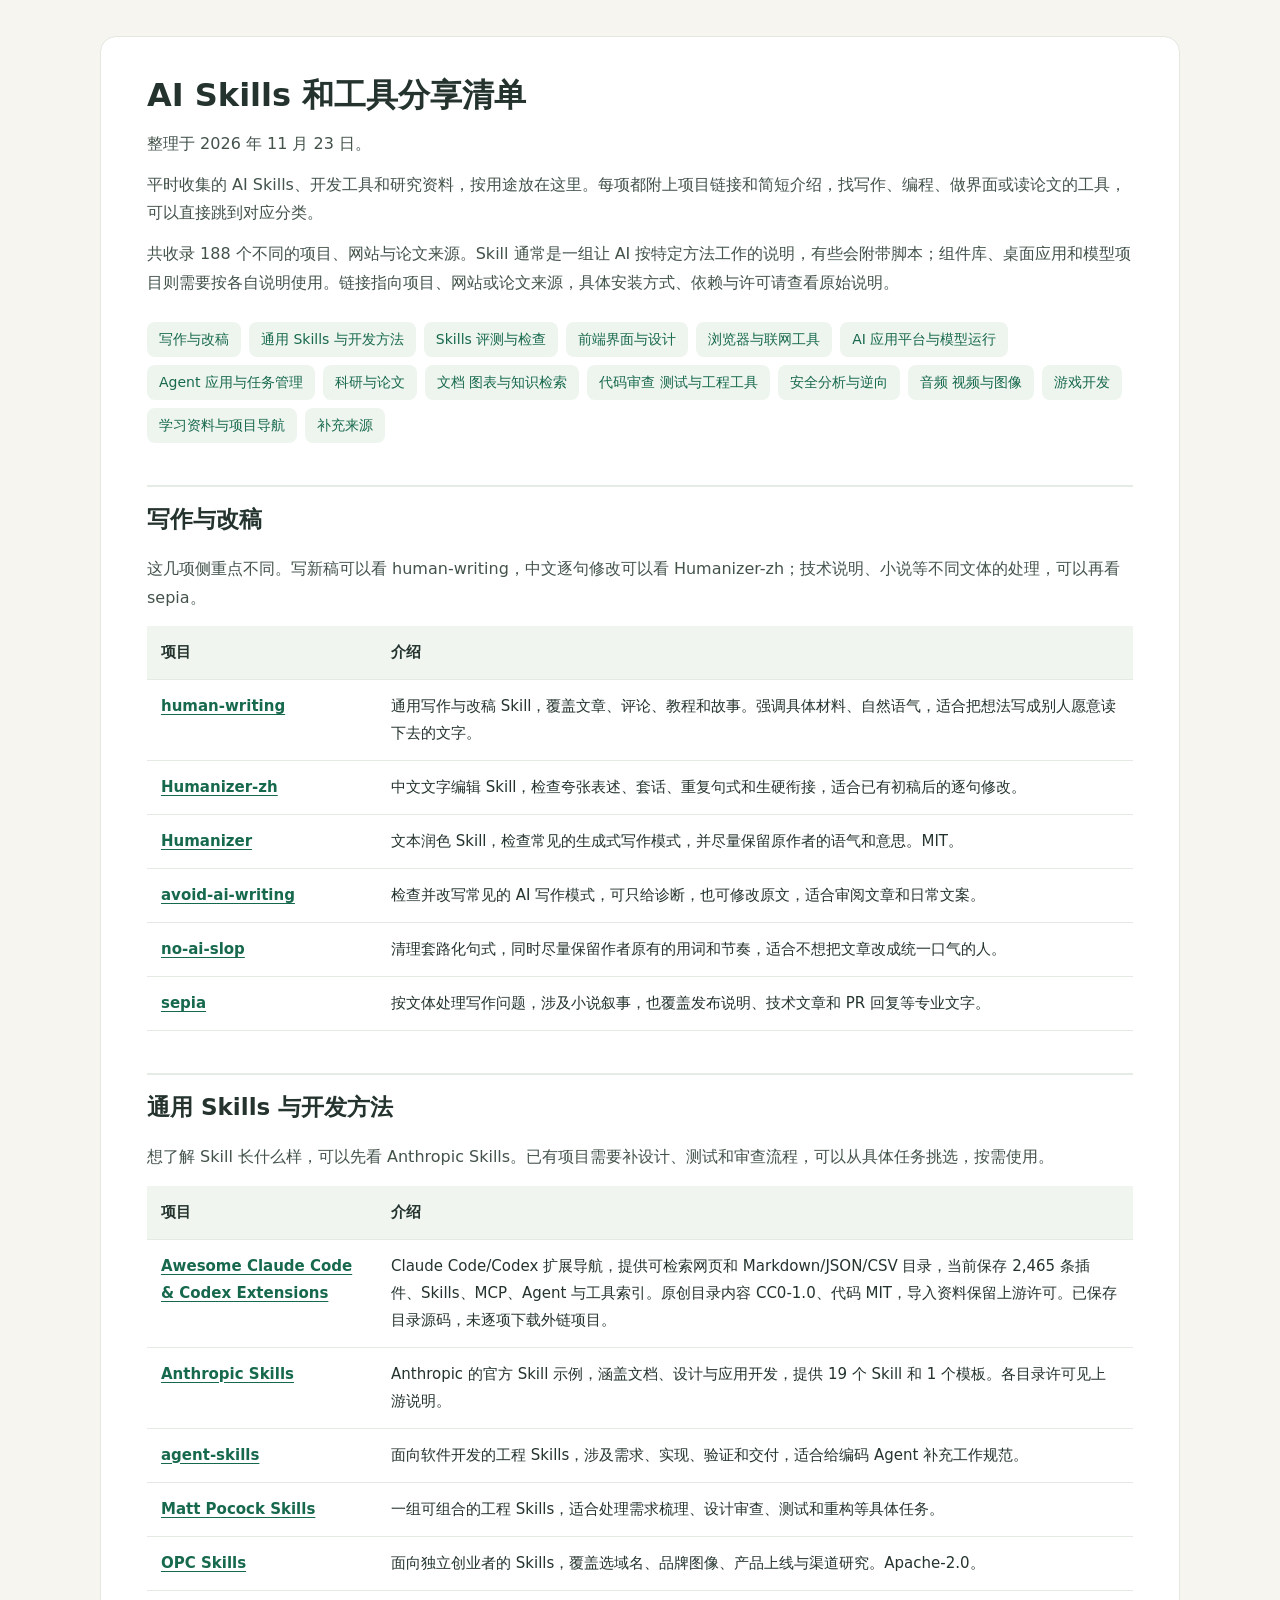
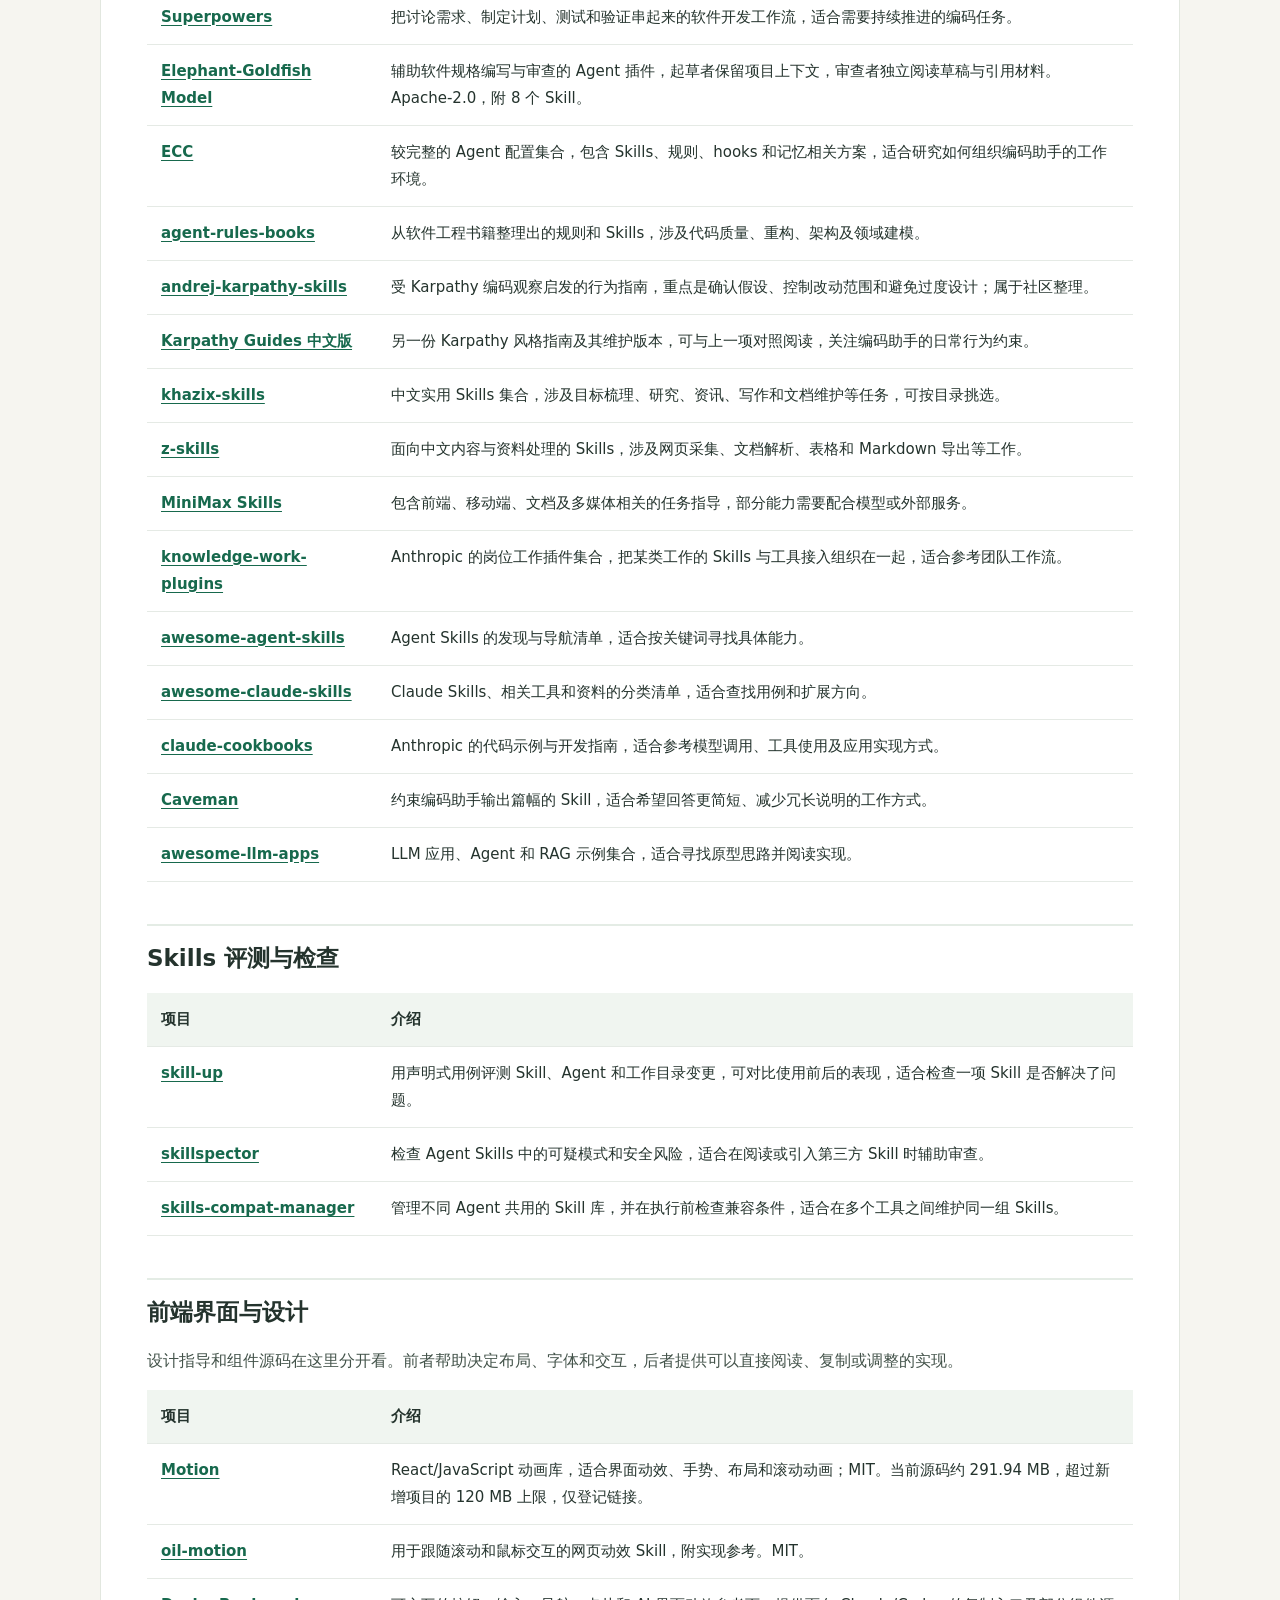
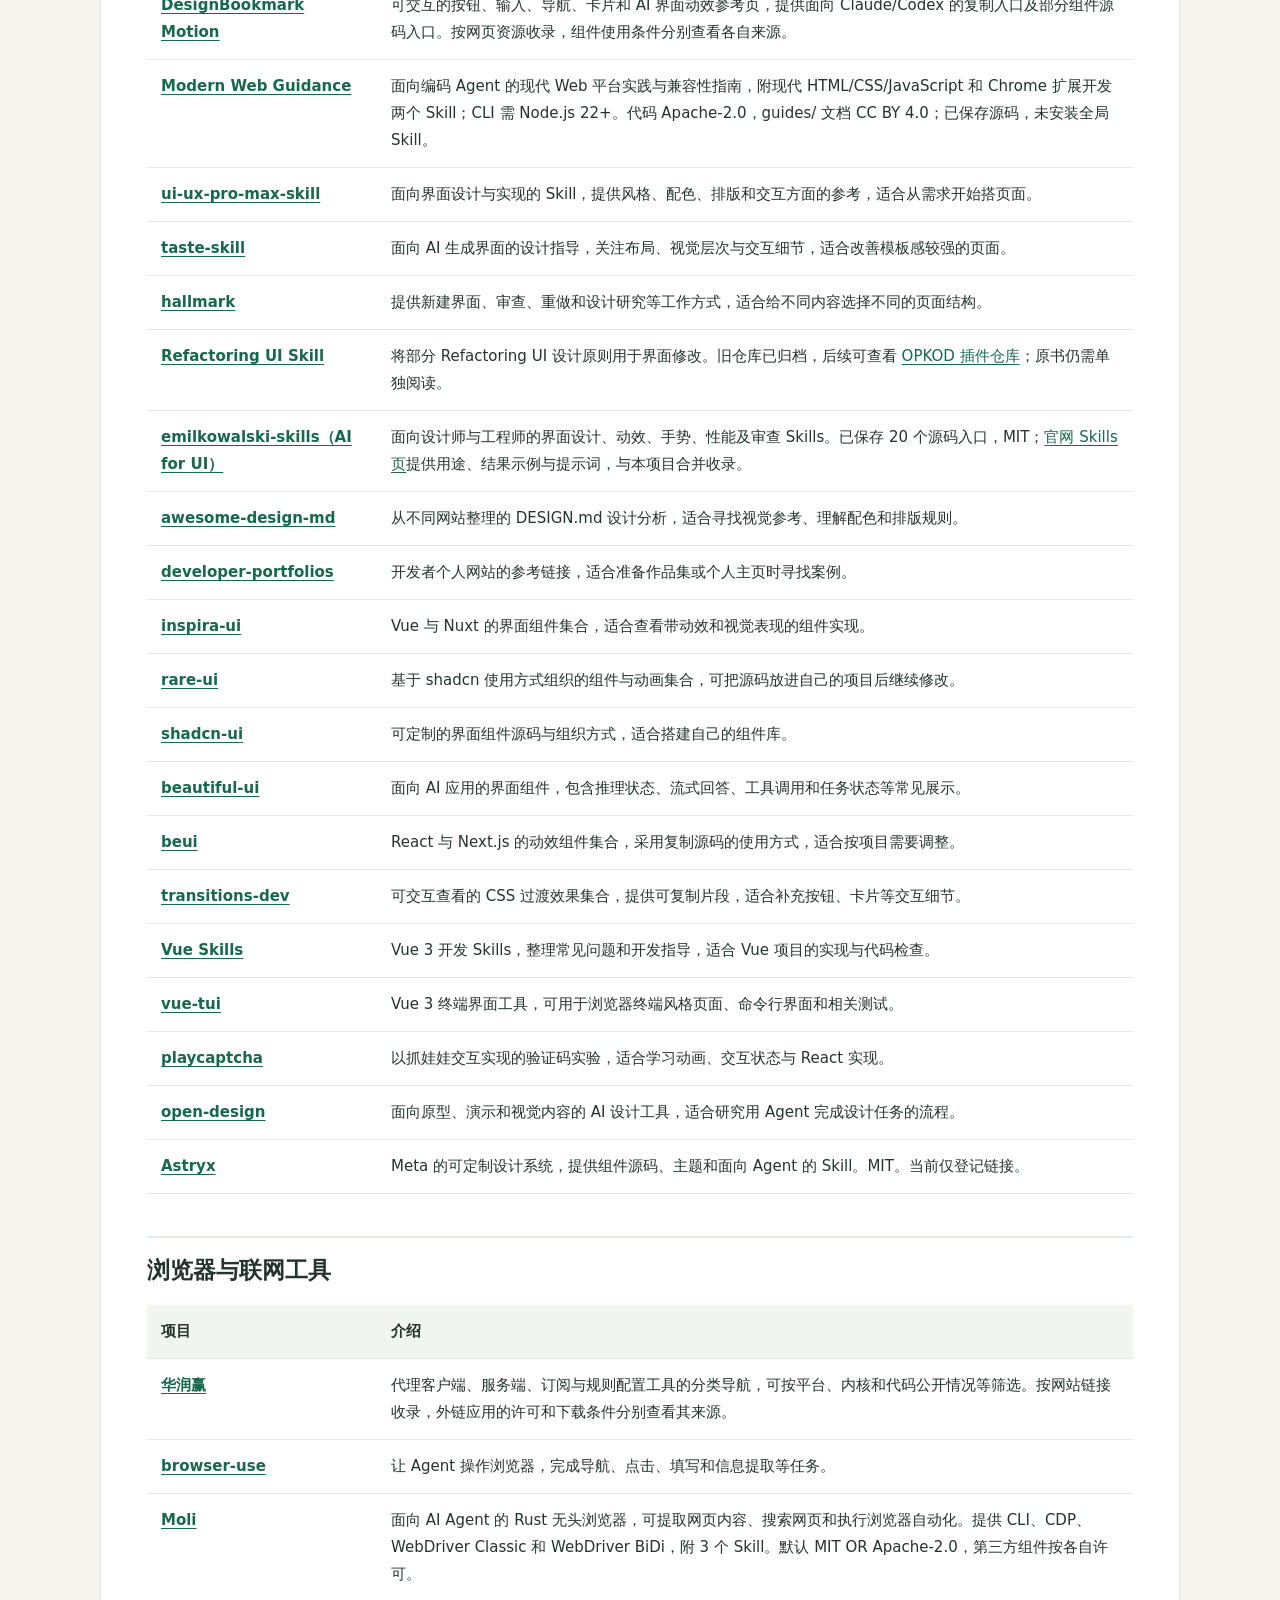
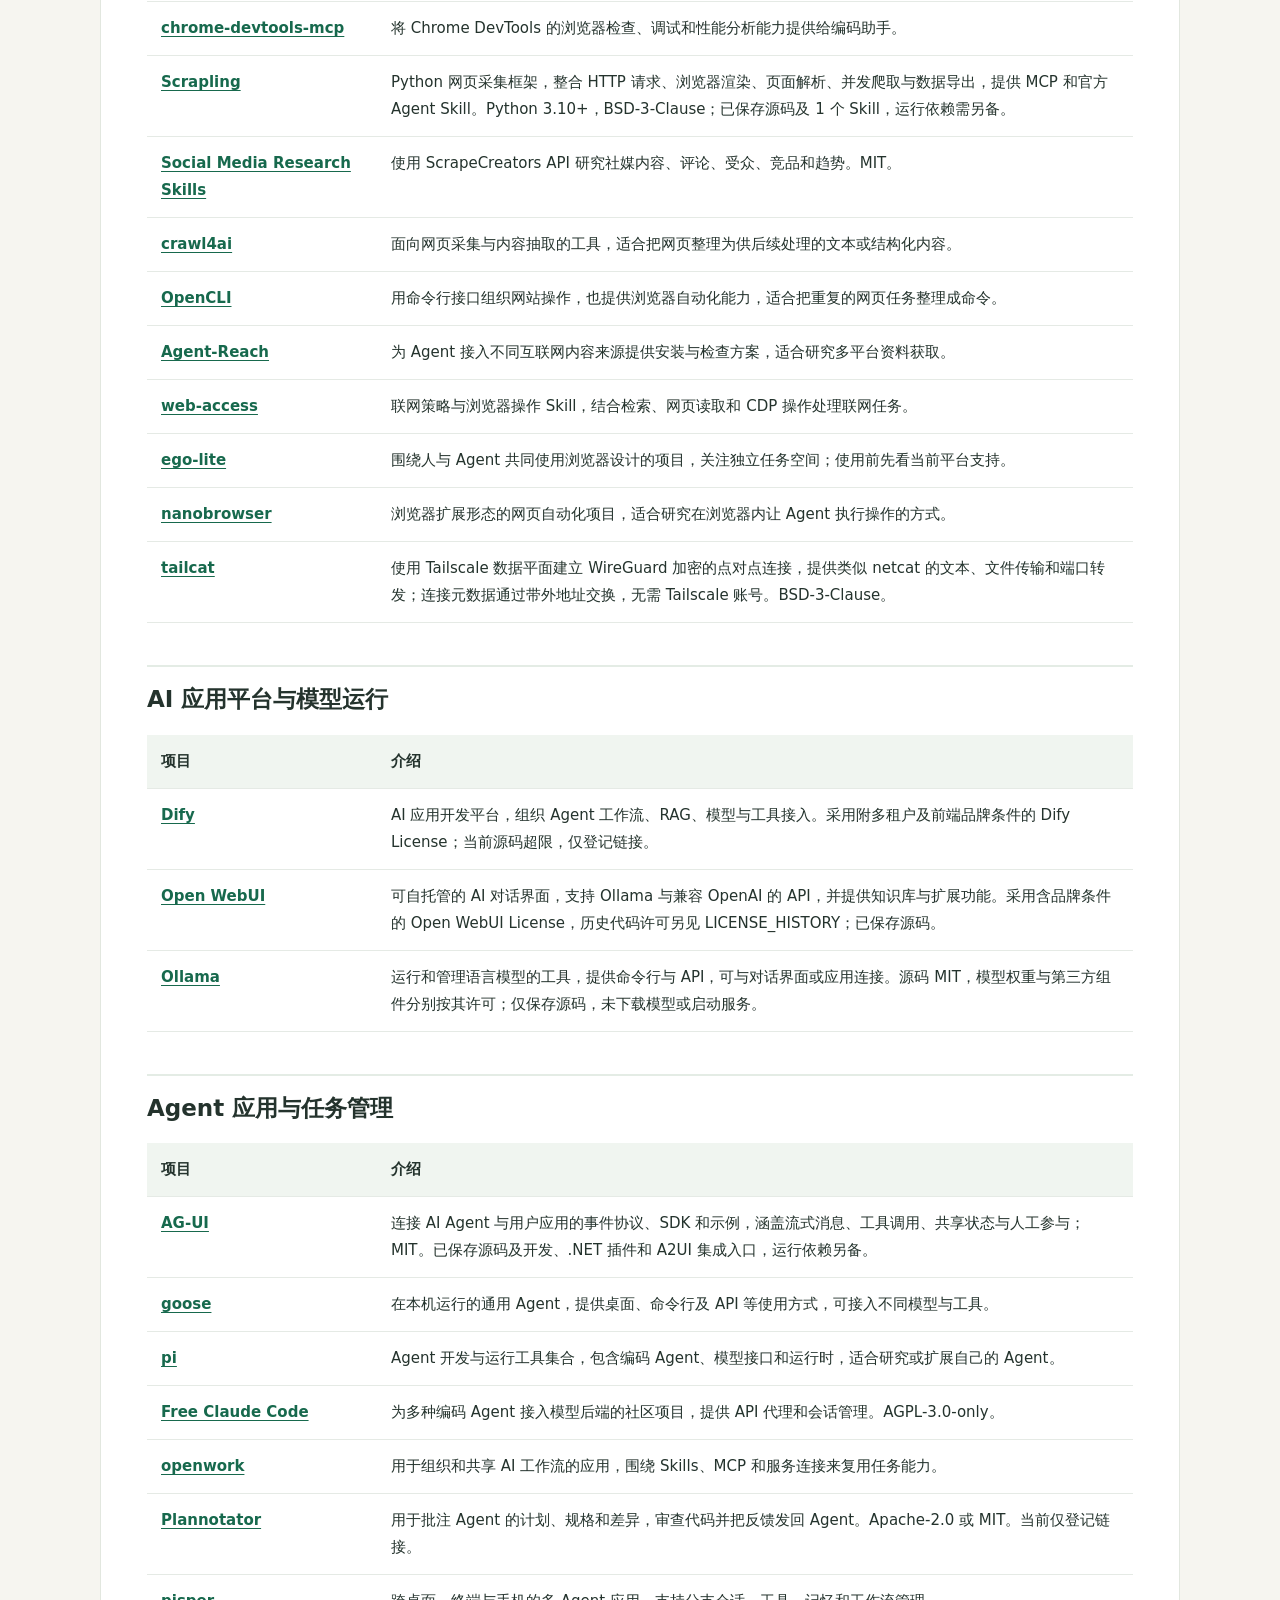
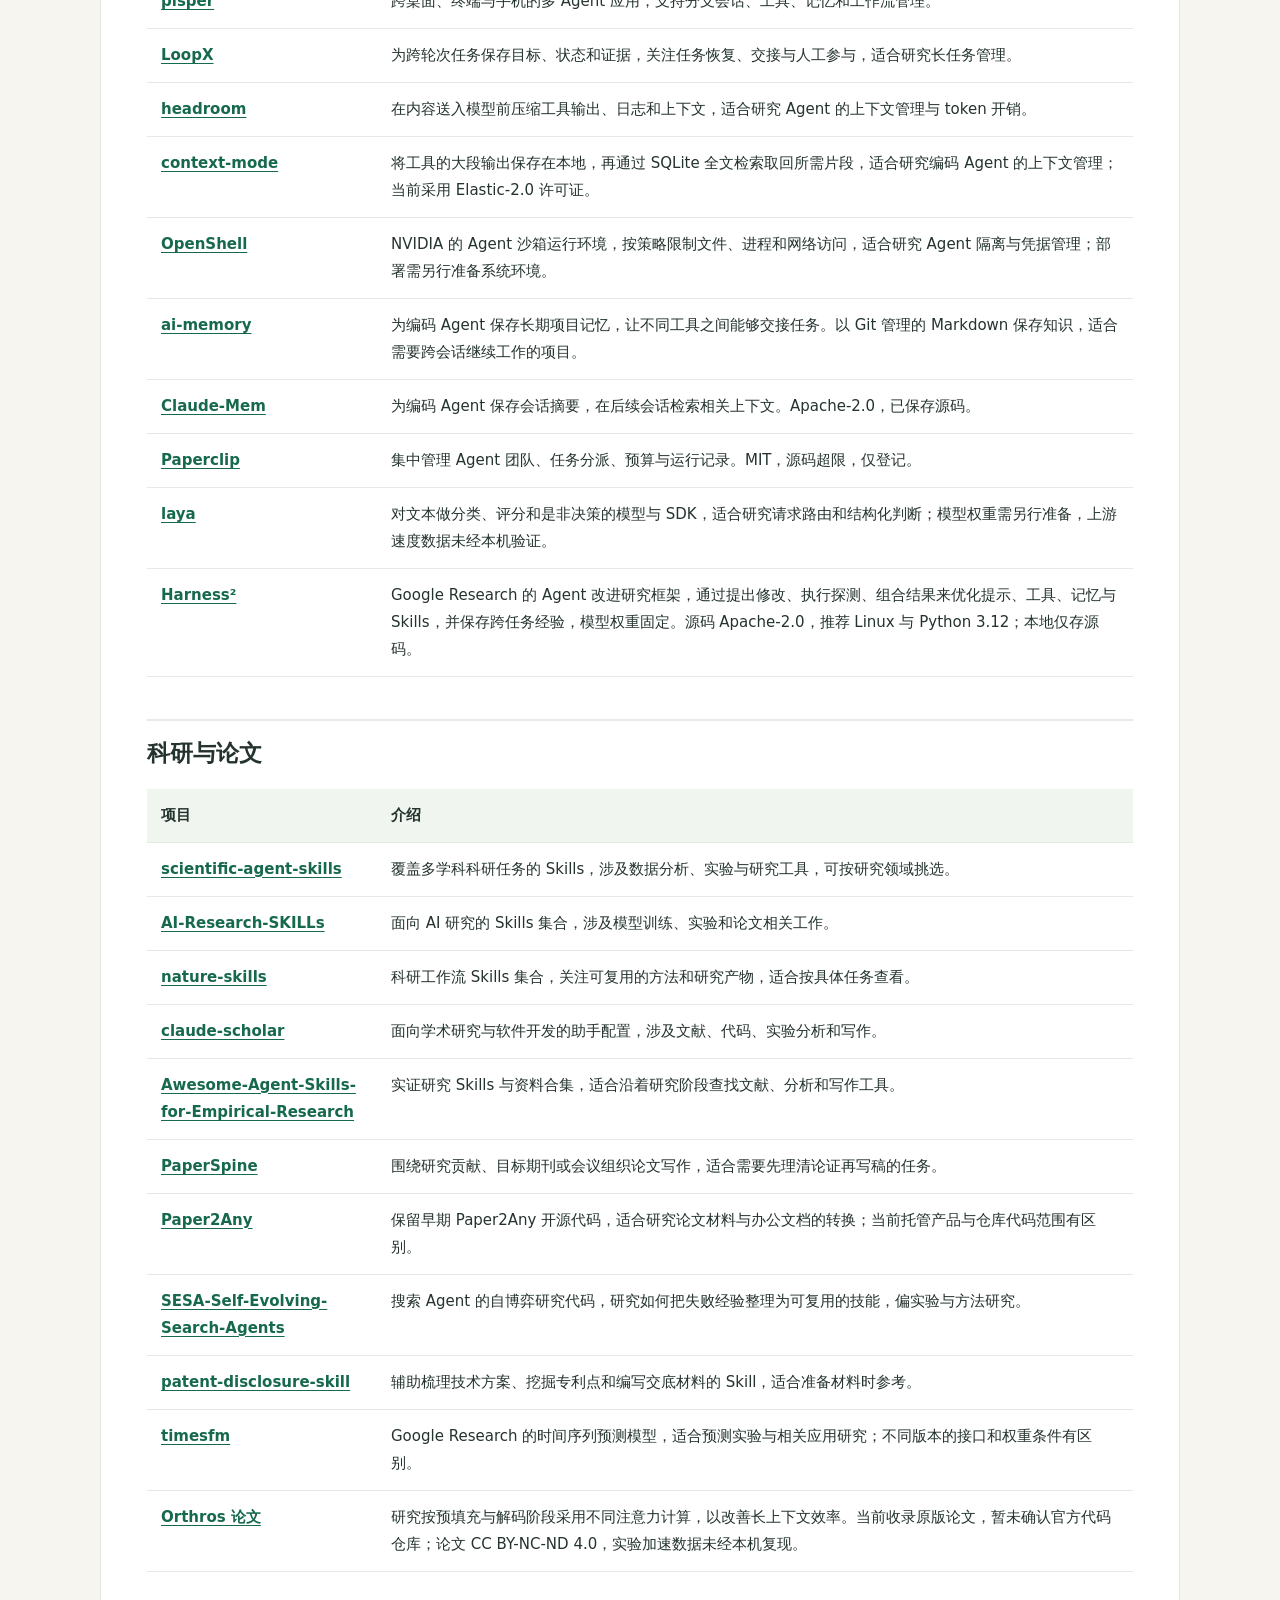
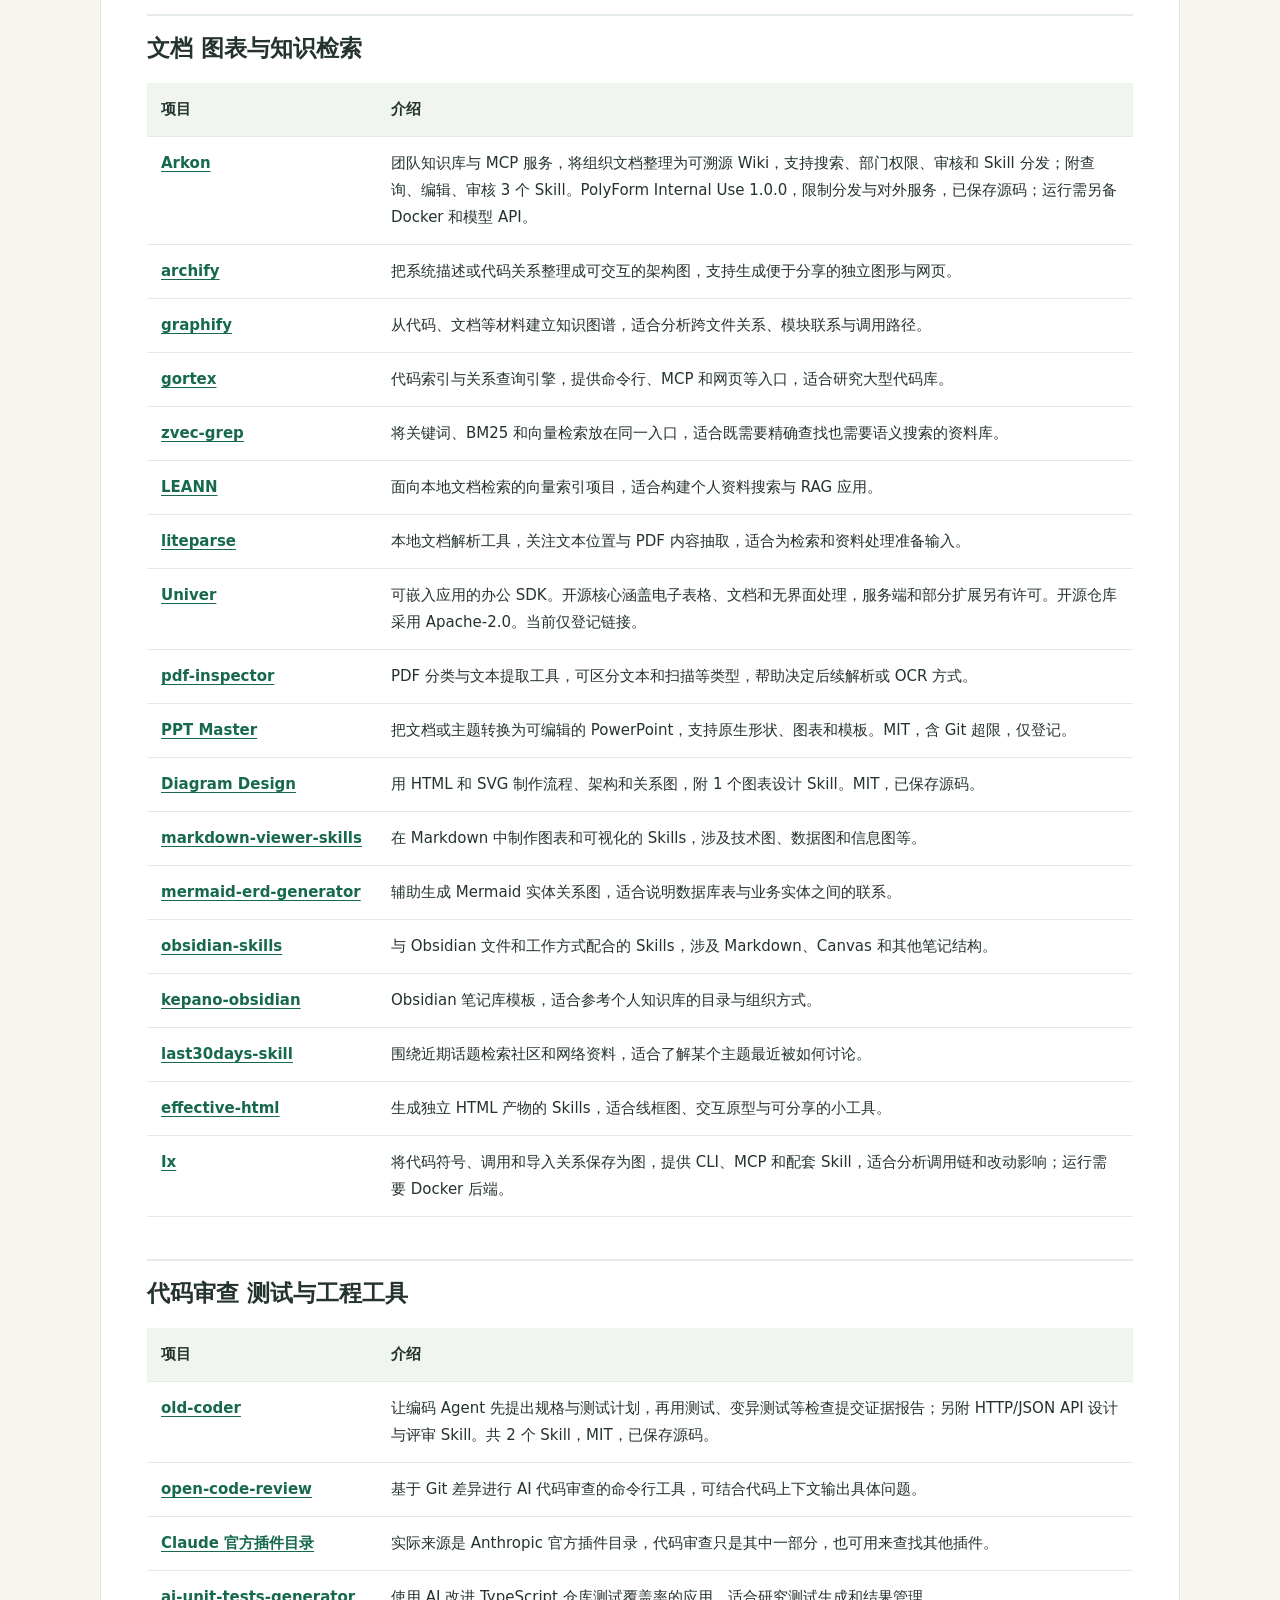
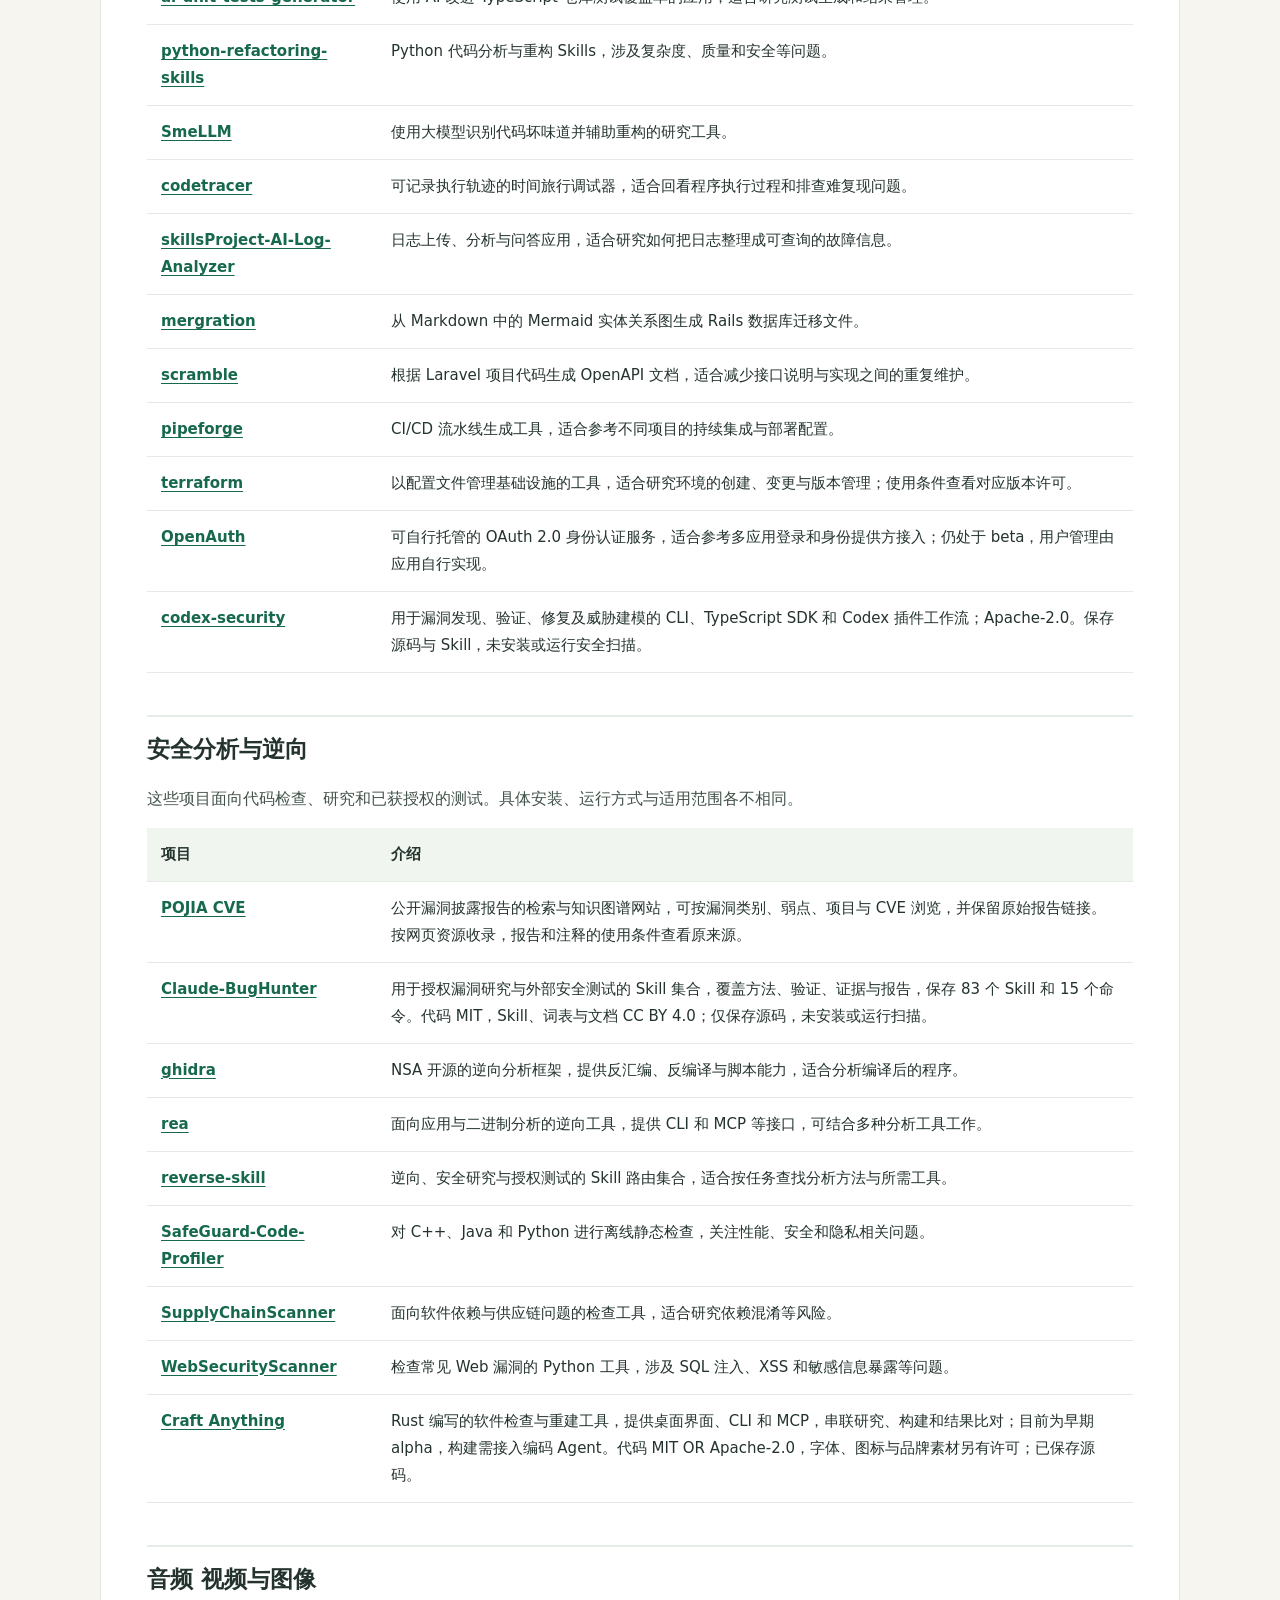
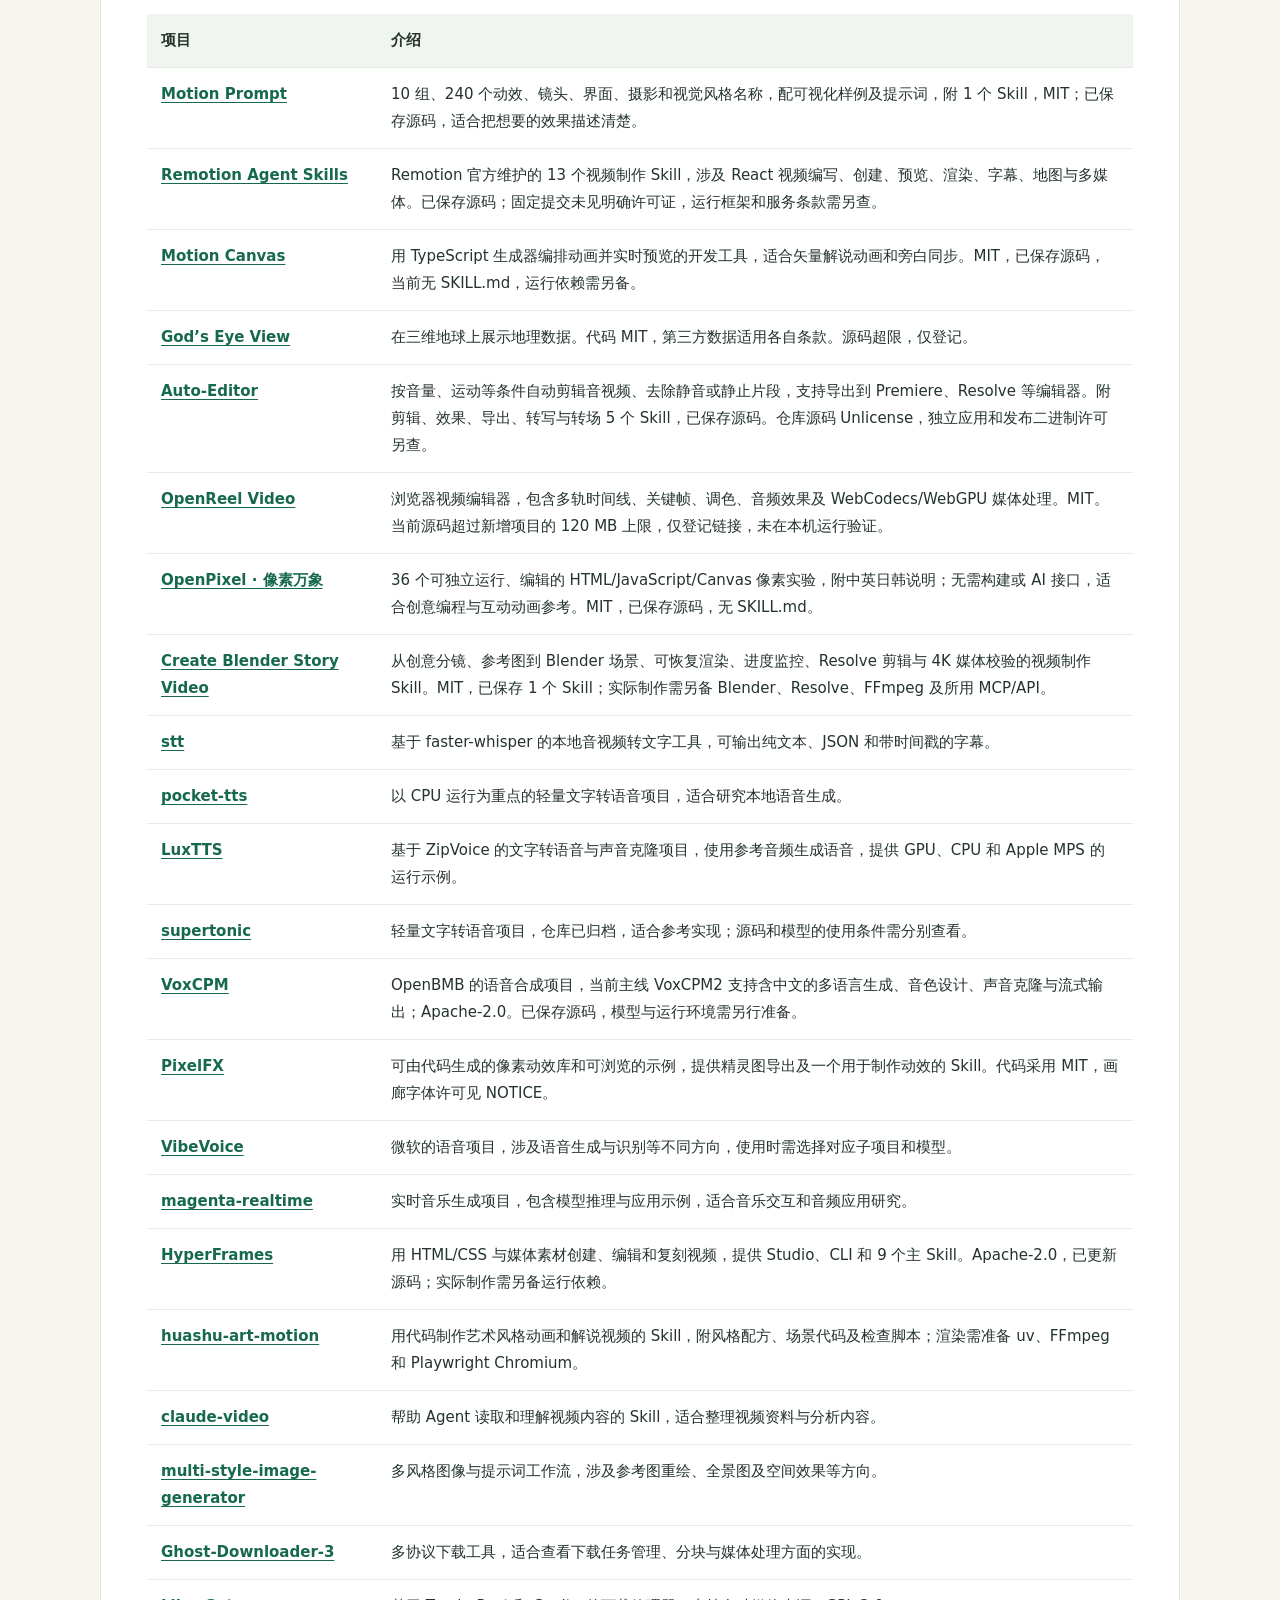
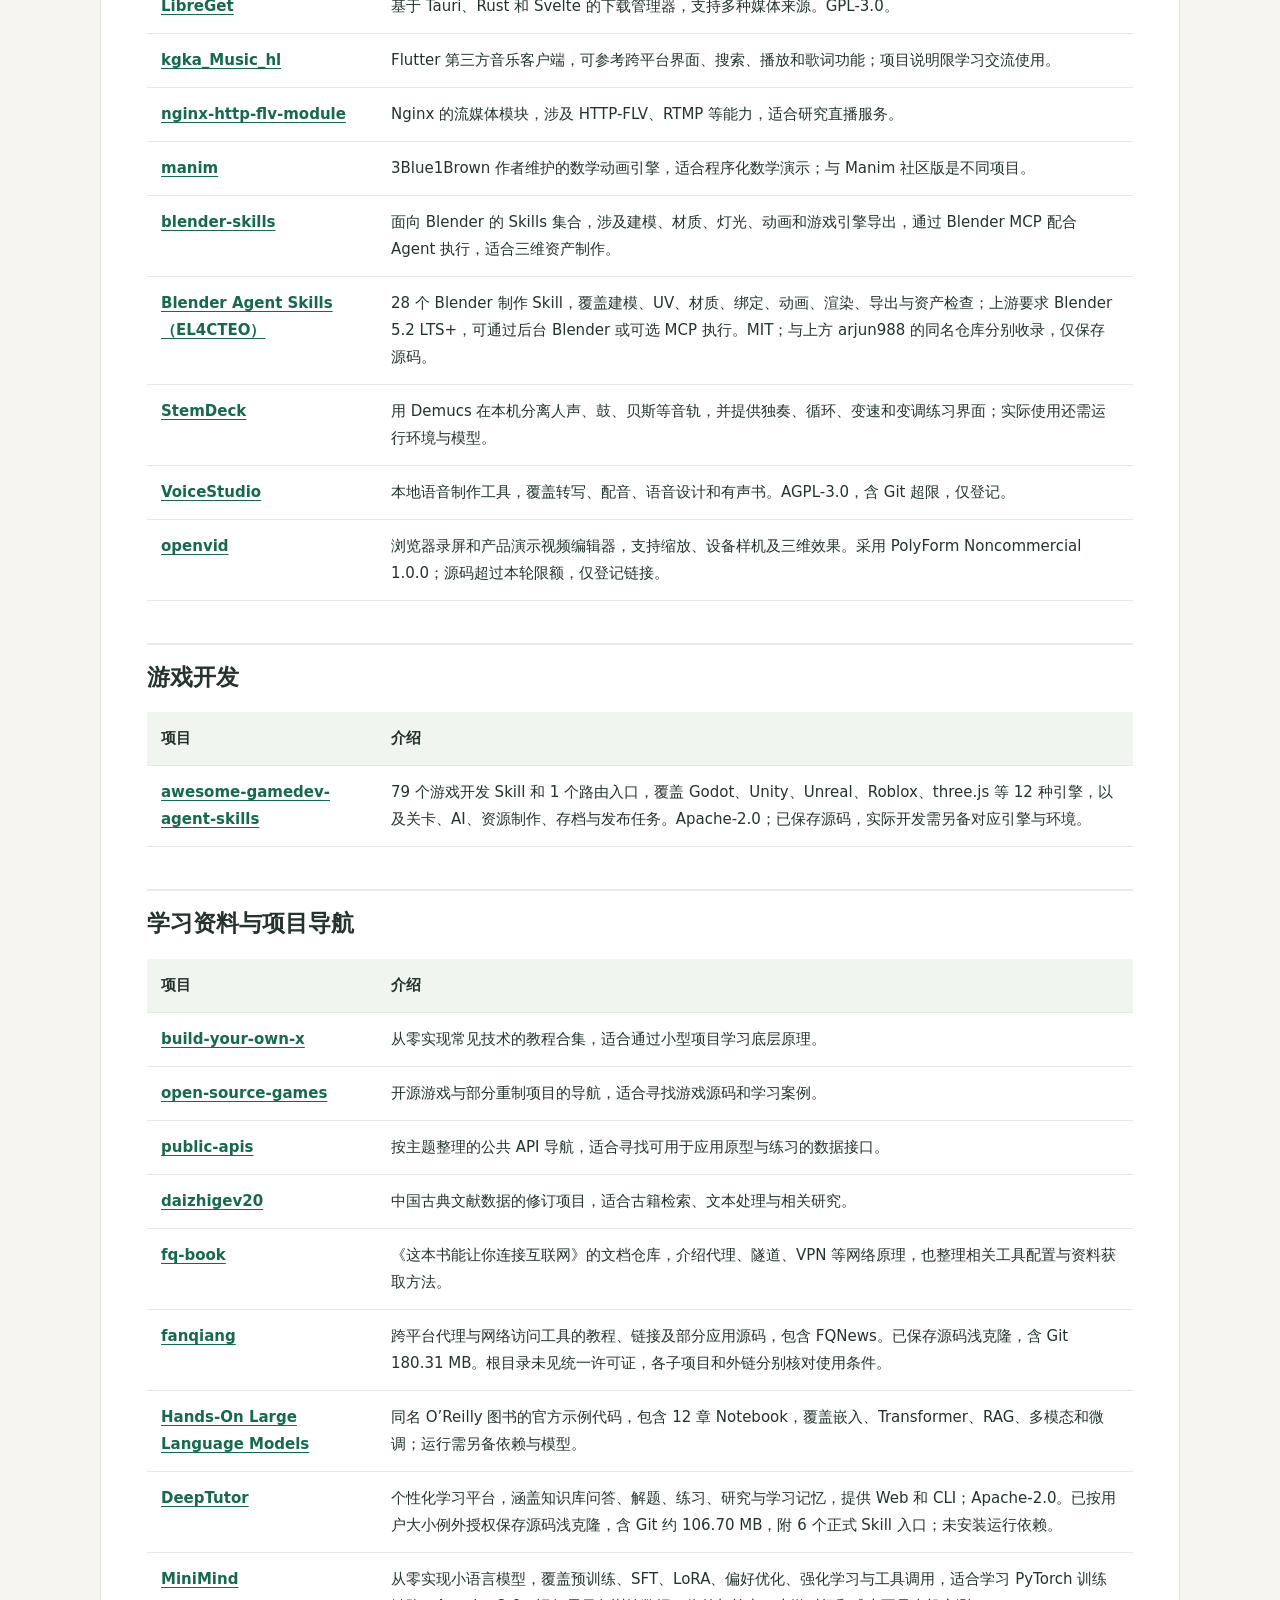
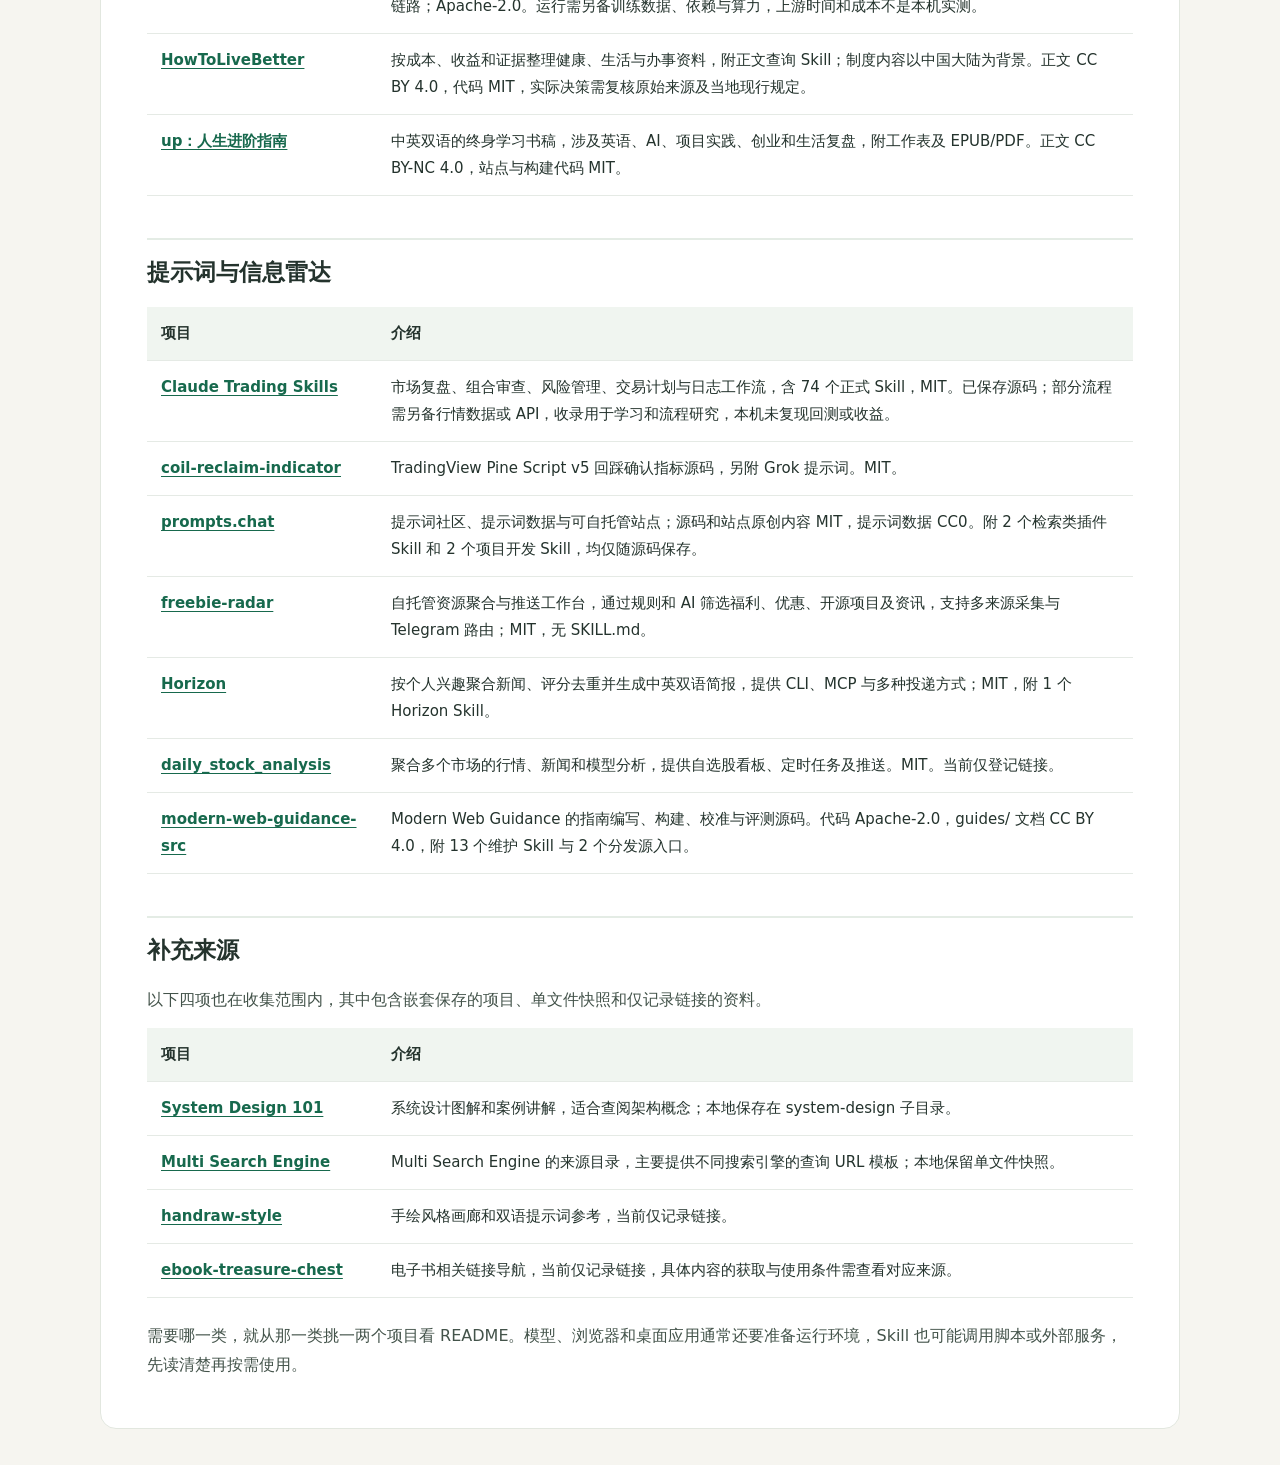
<file: docs/SHARE_GUIDE.html>
<!doctype html>
<html lang="zh-CN"><head><meta charset="utf-8"><meta name="viewport" content="width=device-width, initial-scale=1"><title>AI Skills 和工具分享清单</title><style>*{box-sizing:border-box}html{scroll-behavior:smooth}body{margin:0;background:#f6f5f0;color:#24332d;font:16px/1.8 system-ui,-apple-system,"Segoe UI","Microsoft YaHei",sans-serif}main{max-width:1080px;margin:36px auto;padding:36px 46px;background:#fff;border:1px solid #e2e7df;border-radius:16px}h1{font-size:32px;line-height:1.4;margin:0 0 12px}h2{font-size:23px;margin:42px 0 14px;padding-top:12px;border-top:2px solid #e4ece5;scroll-margin-top:20px}p{margin:12px 0;color:#43534a}a{color:#17694d;text-underline-offset:3px;overflow-wrap:anywhere}a:hover{color:#084a32}nav{display:flex;flex-wrap:wrap;gap:8px;margin:24px 0}nav a{font-size:14px;padding:5px 12px;background:#eef5ee;border-radius:8px;text-decoration:none}table{width:100%;border-collapse:collapse;margin:14px 0 24px;font-size:15px}th,td{text-align:left;vertical-align:top;border-bottom:1px solid #e5eae5;padding:13px 14px}th{background:#f0f5f0;font-weight:600}td:first-child{width:230px;font-weight:600}tbody tr:hover{background:#fafcf8}@media(max-width:680px){main{margin:0;padding:24px 18px;border:0;border-radius:0}h1{font-size:27px}h2{font-size:21px}table,tbody,tr,td{display:block;width:100%}thead{display:none}tr{padding:12px 0;border-bottom:1px solid #dce5dd}td{border:0;padding:3px 0}td:first-child{width:100%;font-size:16px}nav{gap:6px}nav a{font-size:13px}}@media print{body{background:#fff}main{margin:0;border:0;padding:0;max-width:none}nav{display:none}h2{break-after:avoid}tr{break-inside:avoid}a{color:#18573f}}</style></head><body><main><h1>AI Skills 和工具分享清单</h1><p>整理于 2026 年 11 月 23 日。</p><p>平时收集的 AI Skills、开发工具和研究资料，按用途放在这里。每项都附上项目链接和简短介绍，找写作、编程、做界面或读论文的工具，可以直接跳到对应分类。</p><p>共收录 188 个不同的项目、网站与论文来源。Skill 通常是一组让 AI 按特定方法工作的说明，有些会附带脚本；组件库、桌面应用和模型项目则需要按各自说明使用。链接指向项目、网站或论文来源，具体安装方式、依赖与许可请查看原始说明。</p><nav aria-label="Categories"><a href="#section-1">写作与改稿</a><a href="#section-2">通用 Skills 与开发方法</a><a href="#section-3">Skills 评测与检查</a><a href="#section-4">前端界面与设计</a><a href="#section-5">浏览器与联网工具</a><a href="#section-ai-platforms">AI 应用平台与模型运行</a><a href="#section-6">Agent 应用与任务管理</a><a href="#section-7">科研与论文</a><a href="#section-8">文档 图表与知识检索</a><a href="#section-9">代码审查 测试与工程工具</a><a href="#section-10">安全分析与逆向</a><a href="#section-11">音频 视频与图像</a><a href="#section-gamedev">游戏开发</a><a href="#section-12">学习资料与项目导航</a><a href="#section-13">补充来源</a></nav><h2 id="section-1">写作与改稿</h2><p>这几项侧重点不同。写新稿可以看 human-writing，中文逐句修改可以看 Humanizer-zh；技术说明、小说等不同文体的处理，可以再看 sepia。</p><table><thead><tr><th>项目</th><th>介绍</th></tr></thead><tbody><tr><td><a href="https://github.com/KKKKhazix/human-writing">human-writing</a></td><td>通用写作与改稿 Skill，覆盖文章、评论、教程和故事。强调具体材料、自然语气，适合把想法写成别人愿意读下去的文字。</td></tr><tr><td><a href="https://github.com/op7418/Humanizer-zh">Humanizer-zh</a></td><td>中文文字编辑 Skill，检查夸张表述、套话、重复句式和生硬衔接，适合已有初稿后的逐句修改。</td></tr><tr><td><a href="https://github.com/blader/humanizer">Humanizer</a></td><td>文本润色 Skill，检查常见的生成式写作模式，并尽量保留原作者的语气和意思。MIT。</td></tr><tr><td><a href="https://github.com/conorbronsdon/avoid-ai-writing">avoid-ai-writing</a></td><td>检查并改写常见的 AI 写作模式，可只给诊断，也可修改原文，适合审阅文章和日常文案。</td></tr><tr><td><a href="https://github.com/petergyang/no-ai-slop">no-ai-slop</a></td><td>清理套路化句式，同时尽量保留作者原有的用词和节奏，适合不想把文章改成统一口气的人。</td></tr><tr><td><a href="https://github.com/Nanako0129/sepia">sepia</a></td><td>按文体处理写作问题，涉及小说叙事，也覆盖发布说明、技术文章和 PR 回复等专业文字。</td></tr></tbody></table><h2 id="section-2">通用 Skills 与开发方法</h2><p>想了解 Skill 长什么样，可以先看 Anthropic Skills。已有项目需要补设计、测试和审查流程，可以从具体任务挑选，按需使用。</p><table><thead><tr><th>项目</th><th>介绍</th></tr></thead><tbody><tr><td><a href="https://github.com/omgits0mar/awesome-claude-code-extensions">Awesome Claude Code &amp; Codex Extensions</a></td><td>Claude Code/Codex 扩展导航，提供可检索网页和 Markdown/JSON/CSV 目录，当前保存 2,465 条插件、Skills、MCP、Agent 与工具索引。原创目录内容 CC0-1.0、代码 MIT，导入资料保留上游许可。已保存目录源码，未逐项下载外链项目。</td></tr><tr><td><a href="https://github.com/anthropics/skills">Anthropic Skills</a></td><td>Anthropic 的官方 Skill 示例，涵盖文档、设计与应用开发，提供 19 个 Skill 和 1 个模板。各目录许可见上游说明。</td></tr><tr><td><a href="https://github.com/addyosmani/agent-skills">agent-skills</a></td><td>面向软件开发的工程 Skills，涉及需求、实现、验证和交付，适合给编码 Agent 补充工作规范。</td></tr><tr><td><a href="https://github.com/mattpocock/skills">Matt Pocock Skills</a></td><td>一组可组合的工程 Skills，适合处理需求梳理、设计审查、测试和重构等具体任务。</td></tr><tr><td><a href="https://github.com/ReScienceLab/opc-skills">OPC Skills</a></td><td>面向独立创业者的 Skills，覆盖选域名、品牌图像、产品上线与渠道研究。Apache-2.0。</td></tr><tr><td><a href="https://github.com/obra/superpowers">Superpowers</a></td><td>把讨论需求、制定计划、测试和验证串起来的软件开发工作流，适合需要持续推进的编码任务。</td></tr><tr><td><a href="https://github.com/google/elephant-goldfish-model">Elephant-Goldfish Model</a></td><td>辅助软件规格编写与审查的 Agent 插件，起草者保留项目上下文，审查者独立阅读草稿与引用材料。Apache-2.0，附 8 个 Skill。</td></tr><tr><td><a href="https://github.com/affaan-m/ECC">ECC</a></td><td>较完整的 Agent 配置集合，包含 Skills、规则、hooks 和记忆相关方案，适合研究如何组织编码助手的工作环境。</td></tr><tr><td><a href="https://github.com/ciembor/agent-rules-books">agent-rules-books</a></td><td>从软件工程书籍整理出的规则和 Skills，涉及代码质量、重构、架构及领域建模。</td></tr><tr><td><a href="https://github.com/multica-ai/andrej-karpathy-skills">andrej-karpathy-skills</a></td><td>受 Karpathy 编码观察启发的行为指南，重点是确认假设、控制改动范围和避免过度设计；属于社区整理。</td></tr><tr><td><a href="https://github.com/vtroisWhite/andrej-karpathy-skills">Karpathy Guides 中文版</a></td><td>另一份 Karpathy 风格指南及其维护版本，可与上一项对照阅读，关注编码助手的日常行为约束。</td></tr><tr><td><a href="https://github.com/KKKKhazix/khazix-skills">khazix-skills</a></td><td>中文实用 Skills 集合，涉及目标梳理、研究、资讯、写作和文档维护等任务，可按目录挑选。</td></tr><tr><td><a href="https://github.com/tjxj/z-skills">z-skills</a></td><td>面向中文内容与资料处理的 Skills，涉及网页采集、文档解析、表格和 Markdown 导出等工作。</td></tr><tr><td><a href="https://github.com/MiniMax-AI/skills">MiniMax Skills</a></td><td>包含前端、移动端、文档及多媒体相关的任务指导，部分能力需要配合模型或外部服务。</td></tr><tr><td><a href="https://github.com/anthropics/knowledge-work-plugins">knowledge-work-plugins</a></td><td>Anthropic 的岗位工作插件集合，把某类工作的 Skills 与工具接入组织在一起，适合参考团队工作流。</td></tr><tr><td><a href="https://github.com/JackyST0/awesome-agent-skills">awesome-agent-skills</a></td><td>Agent Skills 的发现与导航清单，适合按关键词寻找具体能力。</td></tr><tr><td><a href="https://github.com/travisvn/awesome-claude-skills">awesome-claude-skills</a></td><td>Claude Skills、相关工具和资料的分类清单，适合查找用例和扩展方向。</td></tr><tr><td><a href="https://github.com/anthropics/claude-cookbooks">claude-cookbooks</a></td><td>Anthropic 的代码示例与开发指南，适合参考模型调用、工具使用及应用实现方式。</td></tr><tr><td><a href="https://github.com/JuliusBrussee/caveman">Caveman</a></td><td>约束编码助手输出篇幅的 Skill，适合希望回答更简短、减少冗长说明的工作方式。</td></tr><tr><td><a href="https://github.com/Shubhamsaboo/awesome-llm-apps">awesome-llm-apps</a></td><td>LLM 应用、Agent 和 RAG 示例集合，适合寻找原型思路并阅读实现。</td></tr></tbody></table><h2 id="section-3">Skills 评测与检查</h2><table><thead><tr><th>项目</th><th>介绍</th></tr></thead><tbody><tr><td><a href="https://github.com/alibaba/skill-up">skill-up</a></td><td>用声明式用例评测 Skill、Agent 和工作目录变更，可对比使用前后的表现，适合检查一项 Skill 是否解决了问题。</td></tr><tr><td><a href="https://github.com/NVIDIA/skillspector">skillspector</a></td><td>检查 Agent Skills 中的可疑模式和安全风险，适合在阅读或引入第三方 Skill 时辅助审查。</td></tr><tr><td><a href="https://github.com/hnaymyh123-henry/skills-compat-manager">skills-compat-manager</a></td><td>管理不同 Agent 共用的 Skill 库，并在执行前检查兼容条件，适合在多个工具之间维护同一组 Skills。</td></tr></tbody></table><h2 id="section-4">前端界面与设计</h2><p>设计指导和组件源码在这里分开看。前者帮助决定布局、字体和交互，后者提供可以直接阅读、复制或调整的实现。</p><table><thead><tr><th>项目</th><th>介绍</th></tr></thead><tbody><tr><td><a href="https://github.com/motiondivision/motion">Motion</a></td><td>React/JavaScript 动画库，适合界面动效、手势、布局和滚动动画；MIT。当前源码约 291.94 MB，超过新增项目的 120 MB 上限，仅登记链接。</td></tr><tr><td><a href="https://github.com/oil-oil/oil-motion">oil-motion</a></td><td>用于跟随滚动和鼠标交互的网页动效 Skill，附实现参考。MIT。</td></tr><tr><td><a href="https://designbookmark.com/motion">DesignBookmark Motion</a></td><td>可交互的按钮、输入、导航、卡片和 AI 界面动效参考页，提供面向 Claude/Codex 的复制入口及部分组件源码入口。按网页资源收录，组件使用条件分别查看各自来源。</td></tr><tr><td><a href="https://github.com/GoogleChrome/modern-web-guidance">Modern Web Guidance</a></td><td>面向编码 Agent 的现代 Web 平台实践与兼容性指南，附现代 HTML/CSS/JavaScript 和 Chrome 扩展开发两个 Skill；CLI 需 Node.js 22+。代码 Apache-2.0，guides/ 文档 CC BY 4.0；已保存源码，未安装全局 Skill。</td></tr><tr><td><a href="https://github.com/nextlevelbuilder/ui-ux-pro-max-skill">ui-ux-pro-max-skill</a></td><td>面向界面设计与实现的 Skill，提供风格、配色、排版和交互方面的参考，适合从需求开始搭页面。</td></tr><tr><td><a href="https://github.com/Leonxlnx/taste-skill">taste-skill</a></td><td>面向 AI 生成界面的设计指导，关注布局、视觉层次与交互细节，适合改善模板感较强的页面。</td></tr><tr><td><a href="https://github.com/Nutlope/hallmark">hallmark</a></td><td>提供新建界面、审查、重做和设计研究等工作方式，适合给不同内容选择不同的页面结构。</td></tr><tr><td><a href="https://github.com/opkod-france/claude-skill-refactoring-ui">Refactoring UI Skill</a></td><td>将部分 Refactoring UI 设计原则用于界面修改。旧仓库已归档，后续可查看 <a href="https://github.com/opkod-france/opkod-claude-code-plugins">OPKOD 插件仓库</a>；原书仍需单独阅读。</td></tr><tr><td><a href="https://github.com/emilkowalski/skills">emilkowalski-skills（AI for UI）</a></td><td>面向设计师与工程师的界面设计、动效、手势、性能及审查 Skills。已保存 20 个源码入口，MIT；<a href="https://aiforui.dev/skills">官网 Skills 页</a>提供用途、结果示例与提示词，与本项目合并收录。</td></tr><tr><td><a href="https://github.com/VoltAgent/awesome-design-md">awesome-design-md</a></td><td>从不同网站整理的 DESIGN.md 设计分析，适合寻找视觉参考、理解配色和排版规则。</td></tr><tr><td><a href="https://github.com/emmabostian/developer-portfolios">developer-portfolios</a></td><td>开发者个人网站的参考链接，适合准备作品集或个人主页时寻找案例。</td></tr><tr><td><a href="https://github.com/rahulv-official/inspira-ui">inspira-ui</a></td><td>Vue 与 Nuxt 的界面组件集合，适合查看带动效和视觉表现的组件实现。</td></tr><tr><td><a href="https://github.com/swamimalode07/rare-ui">rare-ui</a></td><td>基于 shadcn 使用方式组织的组件与动画集合，可把源码放进自己的项目后继续修改。</td></tr><tr><td><a href="https://github.com/shadcn-ui/ui">shadcn-ui</a></td><td>可定制的界面组件源码与组织方式，适合搭建自己的组件库。</td></tr><tr><td><a href="https://github.com/slev12397/beautiful-ui">beautiful-ui</a></td><td>面向 AI 应用的界面组件，包含推理状态、流式回答、工具调用和任务状态等常见展示。</td></tr><tr><td><a href="https://github.com/starc007/ui-components">beui</a></td><td>React 与 Next.js 的动效组件集合，采用复制源码的使用方式，适合按项目需要调整。</td></tr><tr><td><a href="https://github.com/Jakubantalik/transitions.dev">transitions-dev</a></td><td>可交互查看的 CSS 过渡效果集合，提供可复制片段，适合补充按钮、卡片等交互细节。</td></tr><tr><td><a href="https://github.com/vuejs-ai/skills">Vue Skills</a></td><td>Vue 3 开发 Skills，整理常见问题和开发指导，适合 Vue 项目的实现与代码检查。</td></tr><tr><td><a href="https://github.com/Simon-He95/vue-tui">vue-tui</a></td><td>Vue 3 终端界面工具，可用于浏览器终端风格页面、命令行界面和相关测试。</td></tr><tr><td><a href="https://github.com/mortspace/playcaptcha">playcaptcha</a></td><td>以抓娃娃交互实现的验证码实验，适合学习动画、交互状态与 React 实现。</td></tr><tr><td><a href="https://github.com/nexu-io/open-design">open-design</a></td><td>面向原型、演示和视觉内容的 AI 设计工具，适合研究用 Agent 完成设计任务的流程。</td></tr><tr><td><a href="https://github.com/meta/astryx">Astryx</a></td><td>Meta 的可定制设计系统，提供组件源码、主题和面向 Agent 的 Skill。MIT。当前仅登记链接。</td></tr></tbody></table><h2 id="section-5">浏览器与联网工具</h2><table><thead><tr><th>项目</th><th>介绍</th></tr></thead><tbody><tr><td><a href="https://huarun.win/">华润赢</a></td><td>代理客户端、服务端、订阅与规则配置工具的分类导航，可按平台、内核和代码公开情况等筛选。按网站链接收录，外链应用的许可和下载条件分别查看其来源。</td></tr><tr><td><a href="https://github.com/browser-use/browser-use">browser-use</a></td><td>让 Agent 操作浏览器，完成导航、点击、填写和信息提取等任务。</td></tr><tr><td><a href="https://github.com/lexmount/moli">Moli</a></td><td>面向 AI Agent 的 Rust 无头浏览器，可提取网页内容、搜索网页和执行浏览器自动化。提供 CLI、CDP、WebDriver Classic 和 WebDriver BiDi，附 3 个 Skill。默认 MIT OR Apache-2.0，第三方组件按各自许可。</td></tr><tr><td><a href="https://github.com/ChromeDevTools/chrome-devtools-mcp">chrome-devtools-mcp</a></td><td>将 Chrome DevTools 的浏览器检查、调试和性能分析能力提供给编码助手。</td></tr><tr><td><a href="https://github.com/D4Vinci/Scrapling">Scrapling</a></td><td>Python 网页采集框架，整合 HTTP 请求、浏览器渲染、页面解析、并发爬取与数据导出，提供 MCP 和官方 Agent Skill。Python 3.10+，BSD-3-Clause；已保存源码及 1 个 Skill，运行依赖需另备。</td></tr><tr><td><a href="https://github.com/ScrapeCreators/social-media-research-skills">Social Media Research Skills</a></td><td>使用 ScrapeCreators API 研究社媒内容、评论、受众、竞品和趋势。MIT。</td></tr><tr><td><a href="https://github.com/unclecode/crawl4ai">crawl4ai</a></td><td>面向网页采集与内容抽取的工具，适合把网页整理为供后续处理的文本或结构化内容。</td></tr><tr><td><a href="https://github.com/jackwener/OpenCLI">OpenCLI</a></td><td>用命令行接口组织网站操作，也提供浏览器自动化能力，适合把重复的网页任务整理成命令。</td></tr><tr><td><a href="https://github.com/Panniantong/Agent-Reach">Agent-Reach</a></td><td>为 Agent 接入不同互联网内容来源提供安装与检查方案，适合研究多平台资料获取。</td></tr><tr><td><a href="https://github.com/eze-is/web-access">web-access</a></td><td>联网策略与浏览器操作 Skill，结合检索、网页读取和 CDP 操作处理联网任务。</td></tr><tr><td><a href="https://github.com/citrolabs/ego-lite">ego-lite</a></td><td>围绕人与 Agent 共同使用浏览器设计的项目，关注独立任务空间；使用前先看当前平台支持。</td></tr><tr><td><a href="https://github.com/nanobrowser/nanobrowser">nanobrowser</a></td><td>浏览器扩展形态的网页自动化项目，适合研究在浏览器内让 Agent 执行操作的方式。</td></tr><tr><td><a href="https://github.com/tailscale/tailcat">tailcat</a></td><td>使用 Tailscale 数据平面建立 WireGuard 加密的点对点连接，提供类似 netcat 的文本、文件传输和端口转发；连接元数据通过带外地址交换，无需 Tailscale 账号。BSD-3-Clause。</td></tr></tbody></table><h2 id="section-ai-platforms">AI 应用平台与模型运行</h2><table><thead><tr><th>项目</th><th>介绍</th></tr></thead><tbody><tr><td><a href="https://github.com/langgenius/dify">Dify</a></td><td>AI 应用开发平台，组织 Agent 工作流、RAG、模型与工具接入。采用附多租户及前端品牌条件的 Dify License；当前源码超限，仅登记链接。</td></tr><tr><td><a href="https://github.com/open-webui/open-webui">Open WebUI</a></td><td>可自托管的 AI 对话界面，支持 Ollama 与兼容 OpenAI 的 API，并提供知识库与扩展功能。采用含品牌条件的 Open WebUI License，历史代码许可另见 LICENSE_HISTORY；已保存源码。</td></tr><tr><td><a href="https://github.com/ollama/ollama">Ollama</a></td><td>运行和管理语言模型的工具，提供命令行与 API，可与对话界面或应用连接。源码 MIT，模型权重与第三方组件分别按其许可；仅保存源码，未下载模型或启动服务。</td></tr></tbody></table><h2 id="section-6">Agent 应用与任务管理</h2><table><thead><tr><th>项目</th><th>介绍</th></tr></thead><tbody><tr><td><a href="https://github.com/ag-ui-protocol/ag-ui">AG-UI</a></td><td>连接 AI Agent 与用户应用的事件协议、SDK 和示例，涵盖流式消息、工具调用、共享状态与人工参与；MIT。已保存源码及开发、.NET 插件和 A2UI 集成入口，运行依赖另备。</td></tr><tr><td><a href="https://github.com/aaif-goose/goose">goose</a></td><td>在本机运行的通用 Agent，提供桌面、命令行及 API 等使用方式，可接入不同模型与工具。</td></tr><tr><td><a href="https://github.com/earendil-works/pi">pi</a></td><td>Agent 开发与运行工具集合，包含编码 Agent、模型接口和运行时，适合研究或扩展自己的 Agent。</td></tr><tr><td><a href="https://github.com/Alishahryar1/free-claude-code">Free Claude Code</a></td><td>为多种编码 Agent 接入模型后端的社区项目，提供 API 代理和会话管理。AGPL-3.0-only。</td></tr><tr><td><a href="https://github.com/different-ai/openwork">openwork</a></td><td>用于组织和共享 AI 工作流的应用，围绕 Skills、MCP 和服务连接来复用任务能力。</td></tr><tr><td><a href="https://github.com/backnotprop/plannotator">Plannotator</a></td><td>用于批注 Agent 的计划、规格和差异，审查代码并把反馈发回 Agent。Apache-2.0 或 MIT。当前仅登记链接。</td></tr><tr><td><a href="https://github.com/ling-kong-ran/pisper">pisper</a></td><td>跨桌面、终端与手机的多 Agent 应用，支持分支会话、工具、记忆和工作流管理。</td></tr><tr><td><a href="https://github.com/loopx-project/loopx">LoopX</a></td><td>为跨轮次任务保存目标、状态和证据，关注任务恢复、交接与人工参与，适合研究长任务管理。</td></tr><tr><td><a href="https://github.com/headroomlabs-ai/headroom">headroom</a></td><td>在内容送入模型前压缩工具输出、日志和上下文，适合研究 Agent 的上下文管理与 token 开销。</td></tr><tr><td><a href="https://github.com/mksglu/context-mode">context-mode</a></td><td>将工具的大段输出保存在本地，再通过 SQLite 全文检索取回所需片段，适合研究编码 Agent 的上下文管理；当前采用 Elastic-2.0 许可证。</td></tr><tr><td><a href="https://github.com/NVIDIA/OpenShell">OpenShell</a></td><td>NVIDIA 的 Agent 沙箱运行环境，按策略限制文件、进程和网络访问，适合研究 Agent 隔离与凭据管理；部署需另行准备系统环境。</td></tr><tr><td><a href="https://github.com/akitaonrails/ai-memory">ai-memory</a></td><td>为编码 Agent 保存长期项目记忆，让不同工具之间能够交接任务。以 Git 管理的 Markdown 保存知识，适合需要跨会话继续工作的项目。</td></tr><tr><td><a href="https://github.com/thedotmack/claude-mem">Claude-Mem</a></td><td>为编码 Agent 保存会话摘要，在后续会话检索相关上下文。Apache-2.0，已保存源码。</td></tr><tr><td><a href="https://github.com/paperclipai/paperclip">Paperclip</a></td><td>集中管理 Agent 团队、任务分派、预算与运行记录。MIT，源码超限，仅登记。</td></tr><tr><td><a href="https://github.com/NandhaKishorM/laya">laya</a></td><td>对文本做分类、评分和是非决策的模型与 SDK，适合研究请求路由和结构化判断；模型权重需另行准备，上游速度数据未经本机验证。</td></tr><tr><td><a href="https://github.com/google-research/harness2">Harness²</a></td><td>Google Research 的 Agent 改进研究框架，通过提出修改、执行探测、组合结果来优化提示、工具、记忆与 Skills，并保存跨任务经验，模型权重固定。源码 Apache-2.0，推荐 Linux 与 Python 3.12；本地仅存源码。</td></tr></tbody></table><h2 id="section-7">科研与论文</h2><table><thead><tr><th>项目</th><th>介绍</th></tr></thead><tbody><tr><td><a href="https://github.com/K-Dense-AI/scientific-agent-skills">scientific-agent-skills</a></td><td>覆盖多学科科研任务的 Skills，涉及数据分析、实验与研究工具，可按研究领域挑选。</td></tr><tr><td><a href="https://github.com/Orchestra-Research/AI-Research-SKILLs">AI-Research-SKILLs</a></td><td>面向 AI 研究的 Skills 集合，涉及模型训练、实验和论文相关工作。</td></tr><tr><td><a href="https://github.com/Yuan1z0825/nature-skills">nature-skills</a></td><td>科研工作流 Skills 集合，关注可复用的方法和研究产物，适合按具体任务查看。</td></tr><tr><td><a href="https://github.com/Galaxy-Dawn/claude-scholar">claude-scholar</a></td><td>面向学术研究与软件开发的助手配置，涉及文献、代码、实验分析和写作。</td></tr><tr><td><a href="https://github.com/brycewang-stanford/Auto-Empirical-Research-Skills">Awesome-Agent-Skills-for-Empirical-Research</a></td><td>实证研究 Skills 与资料合集，适合沿着研究阶段查找文献、分析和写作工具。</td></tr><tr><td><a href="https://github.com/WUBING2023/PaperSpine">PaperSpine</a></td><td>围绕研究贡献、目标期刊或会议组织论文写作，适合需要先理清论证再写稿的任务。</td></tr><tr><td><a href="https://github.com/OpenDCAI/Paper2Any">Paper2Any</a></td><td>保留早期 Paper2Any 开源代码，适合研究论文材料与办公文档的转换；当前托管产品与仓库代码范围有区别。</td></tr><tr><td><a href="https://github.com/Zenghuang-Fu/SESA-Self-Evolving-Search-Agents">SESA-Self-Evolving-Search-Agents</a></td><td>搜索 Agent 的自博弈研究代码，研究如何把失败经验整理为可复用的技能，偏实验与方法研究。</td></tr><tr><td><a href="https://github.com/handsomestWei/patent-disclosure-skill">patent-disclosure-skill</a></td><td>辅助梳理技术方案、挖掘专利点和编写交底材料的 Skill，适合准备材料时参考。</td></tr><tr><td><a href="https://github.com/google-research/timesfm">timesfm</a></td><td>Google Research 的时间序列预测模型，适合预测实验与相关应用研究；不同版本的接口和权重条件有区别。</td></tr><tr><td><a href="https://arxiv.org/html/2610.13735">Orthros 论文</a></td><td>研究按预填充与解码阶段采用不同注意力计算，以改善长上下文效率。当前收录原版论文，暂未确认官方代码仓库；论文 CC BY-NC-ND 4.0，实验加速数据未经本机复现。</td></tr></tbody></table><h2 id="section-8">文档 图表与知识检索</h2><table><thead><tr><th>项目</th><th>介绍</th></tr></thead><tbody><tr><td><a href="https://github.com/nduckmink/arkon">Arkon</a></td><td>团队知识库与 MCP 服务，将组织文档整理为可溯源 Wiki，支持搜索、部门权限、审核和 Skill 分发；附查询、编辑、审核 3 个 Skill。PolyForm Internal Use 1.0.0，限制分发与对外服务，已保存源码；运行需另备 Docker 和模型 API。</td></tr><tr><td><a href="https://github.com/tt-a1i/archify">archify</a></td><td>把系统描述或代码关系整理成可交互的架构图，支持生成便于分享的独立图形与网页。</td></tr><tr><td><a href="https://github.com/Graphify-Labs/graphify">graphify</a></td><td>从代码、文档等材料建立知识图谱，适合分析跨文件关系、模块联系与调用路径。</td></tr><tr><td><a href="https://github.com/zzet/gortex">gortex</a></td><td>代码索引与关系查询引擎，提供命令行、MCP 和网页等入口，适合研究大型代码库。</td></tr><tr><td><a href="https://github.com/zvec-ai/zvec-grep">zvec-grep</a></td><td>将关键词、BM25 和向量检索放在同一入口，适合既需要精确查找也需要语义搜索的资料库。</td></tr><tr><td><a href="https://github.com/StarTrail-org/LEANN">LEANN</a></td><td>面向本地文档检索的向量索引项目，适合构建个人资料搜索与 RAG 应用。</td></tr><tr><td><a href="https://github.com/run-llama/liteparse">liteparse</a></td><td>本地文档解析工具，关注文本位置与 PDF 内容抽取，适合为检索和资料处理准备输入。</td></tr><tr><td><a href="https://github.com/dream-num/univer">Univer</a></td><td>可嵌入应用的办公 SDK。开源核心涵盖电子表格、文档和无界面处理，服务端和部分扩展另有许可。开源仓库采用 Apache-2.0。当前仅登记链接。</td></tr><tr><td><a href="https://github.com/firecrawl/pdf-inspector">pdf-inspector</a></td><td>PDF 分类与文本提取工具，可区分文本和扫描等类型，帮助决定后续解析或 OCR 方式。</td></tr><tr><td><a href="https://github.com/hugohe3/ppt-master">PPT Master</a></td><td>把文档或主题转换为可编辑的 PowerPoint，支持原生形状、图表和模板。MIT，含 Git 超限，仅登记。</td></tr><tr><td><a href="https://github.com/cathrynlavery/diagram-design">Diagram Design</a></td><td>用 HTML 和 SVG 制作流程、架构和关系图，附 1 个图表设计 Skill。MIT，已保存源码。</td></tr><tr><td><a href="https://github.com/markdown-viewer/skills">markdown-viewer-skills</a></td><td>在 Markdown 中制作图表和可视化的 Skills，涉及技术图、数据图和信息图等。</td></tr><tr><td><a href="https://github.com/nharsch/mermaid-erd-generator">mermaid-erd-generator</a></td><td>辅助生成 Mermaid 实体关系图，适合说明数据库表与业务实体之间的联系。</td></tr><tr><td><a href="https://github.com/kepano/obsidian-skills">obsidian-skills</a></td><td>与 Obsidian 文件和工作方式配合的 Skills，涉及 Markdown、Canvas 和其他笔记结构。</td></tr><tr><td><a href="https://github.com/kepano/kepano-obsidian">kepano-obsidian</a></td><td>Obsidian 笔记库模板，适合参考个人知识库的目录与组织方式。</td></tr><tr><td><a href="https://github.com/mvanhorn/last30days-skill">last30days-skill</a></td><td>围绕近期话题检索社区和网络资料，适合了解某个主题最近被如何讨论。</td></tr><tr><td><a href="https://github.com/plannotator/effective-html">effective-html</a></td><td>生成独立 HTML 产物的 Skills，适合线框图、交互原型与可分享的小工具。</td></tr><tr><td><a href="https://github.com/ix-infrastructure/Ix">Ix</a></td><td>将代码符号、调用和导入关系保存为图，提供 CLI、MCP 和配套 Skill，适合分析调用链和改动影响；运行需要 Docker 后端。</td></tr></tbody></table><h2 id="section-9">代码审查 测试与工程工具</h2><table><thead><tr><th>项目</th><th>介绍</th></tr></thead><tbody><tr><td><a href="https://github.com/AmazingAng/old-coder">old-coder</a></td><td>让编码 Agent 先提出规格与测试计划，再用测试、变异测试等检查提交证据报告；另附 HTTP/JSON API 设计与评审 Skill。共 2 个 Skill，MIT，已保存源码。</td></tr><tr><td><a href="https://github.com/alibaba/open-code-review">open-code-review</a></td><td>基于 Git 差异进行 AI 代码审查的命令行工具，可结合代码上下文输出具体问题。</td></tr><tr><td><a href="https://github.com/anthropics/claude-plugins-official">Claude 官方插件目录</a></td><td>实际来源是 Anthropic 官方插件目录，代码审查只是其中一部分，也可用来查找其他插件。</td></tr><tr><td><a href="https://github.com/gustavolopess/ai-unit-tests-generator">ai-unit-tests-generator</a></td><td>使用 AI 改进 TypeScript 仓库测试覆盖率的应用，适合研究测试生成和结果管理。</td></tr><tr><td><a href="https://github.com/l-mb/python-refactoring-skills">python-refactoring-skills</a></td><td>Python 代码分析与重构 Skills，涉及复杂度、质量和安全等问题。</td></tr><tr><td><a href="https://github.com/refactoring-assistant/SmeLLM">SmeLLM</a></td><td>使用大模型识别代码坏味道并辅助重构的研究工具。</td></tr><tr><td><a href="https://github.com/metacraft-labs/codetracer">codetracer</a></td><td>可记录执行轨迹的时间旅行调试器，适合回看程序执行过程和排查难复现问题。</td></tr><tr><td><a href="https://github.com/sahanaydn/skillsProject-AI-Log-Analyzer">skillsProject-AI-Log-Analyzer</a></td><td>日志上传、分析与问答应用，适合研究如何把日志整理成可查询的故障信息。</td></tr><tr><td><a href="https://github.com/38tter/mergration">mergration</a></td><td>从 Markdown 中的 Mermaid 实体关系图生成 Rails 数据库迁移文件。</td></tr><tr><td><a href="https://github.com/dedoc/scramble">scramble</a></td><td>根据 Laravel 项目代码生成 OpenAPI 文档，适合减少接口说明与实现之间的重复维护。</td></tr><tr><td><a href="https://github.com/Sheraz-k/pipeforge">pipeforge</a></td><td>CI/CD 流水线生成工具，适合参考不同项目的持续集成与部署配置。</td></tr><tr><td><a href="https://github.com/hashicorp/terraform">terraform</a></td><td>以配置文件管理基础设施的工具，适合研究环境的创建、变更与版本管理；使用条件查看对应版本许可。</td></tr><tr><td><a href="https://github.com/anomalyco/openauth">OpenAuth</a></td><td>可自行托管的 OAuth 2.0 身份认证服务，适合参考多应用登录和身份提供方接入；仍处于 beta，用户管理由应用自行实现。</td></tr><tr><td><a href="https://github.com/openai/codex-security">codex-security</a></td><td>用于漏洞发现、验证、修复及威胁建模的 CLI、TypeScript SDK 和 Codex 插件工作流；Apache-2.0。保存源码与 Skill，未安装或运行安全扫描。</td></tr></tbody></table><h2 id="section-10">安全分析与逆向</h2><p>这些项目面向代码检查、研究和已获授权的测试。具体安装、运行方式与适用范围各不相同。</p><table><thead><tr><th>项目</th><th>介绍</th></tr></thead><tbody><tr><td><a href="https://cve.pojia.ai/">POJIA CVE</a></td><td>公开漏洞披露报告的检索与知识图谱网站，可按漏洞类别、弱点、项目与 CVE 浏览，并保留原始报告链接。按网页资源收录，报告和注释的使用条件查看原来源。</td></tr><tr><td><a href="https://github.com/elementalsouls/Claude-BugHunter">Claude-BugHunter</a></td><td>用于授权漏洞研究与外部安全测试的 Skill 集合，覆盖方法、验证、证据与报告，保存 83 个 Skill 和 15 个命令。代码 MIT，Skill、词表与文档 CC BY 4.0；仅保存源码，未安装或运行扫描。</td></tr><tr><td><a href="https://github.com/NationalSecurityAgency/ghidra">ghidra</a></td><td>NSA 开源的逆向分析框架，提供反汇编、反编译与脚本能力，适合分析编译后的程序。</td></tr><tr><td><a href="https://github.com/morluto/rea">rea</a></td><td>面向应用与二进制分析的逆向工具，提供 CLI 和 MCP 等接口，可结合多种分析工具工作。</td></tr><tr><td><a href="https://github.com/zhaoxuya520/reverse-skill">reverse-skill</a></td><td>逆向、安全研究与授权测试的 Skill 路由集合，适合按任务查找分析方法与所需工具。</td></tr><tr><td><a href="https://github.com/hamed-kuheil/SafeGuard-Code-Profiler">SafeGuard-Code-Profiler</a></td><td>对 C++、Java 和 Python 进行离线静态检查，关注性能、安全和隐私相关问题。</td></tr><tr><td><a href="https://github.com/benjiamin911/SupplyChainScanner">SupplyChainScanner</a></td><td>面向软件依赖与供应链问题的检查工具，适合研究依赖混淆等风险。</td></tr><tr><td><a href="https://github.com/Defensive-Alliance/WebSecurityScanner">WebSecurityScanner</a></td><td>检查常见 Web 漏洞的 Python 工具，涉及 SQL 注入、XSS 和敏感信息暴露等问题。</td></tr><tr><td><a href="https://github.com/storytold/craft-anything">Craft Anything</a></td><td>Rust 编写的软件检查与重建工具，提供桌面界面、CLI 和 MCP，串联研究、构建和结果比对；目前为早期 alpha，构建需接入编码 Agent。代码 MIT OR Apache-2.0，字体、图标与品牌素材另有许可；已保存源码。</td></tr></tbody></table><h2 id="section-11">音频 视频与图像</h2><table><thead><tr><th>项目</th><th>介绍</th></tr></thead><tbody><tr><td><a href="https://github.com/showheyohtaki/motion-prompt">Motion Prompt</a></td><td>10 组、240 个动效、镜头、界面、摄影和视觉风格名称，配可视化样例及提示词，附 1 个 Skill，MIT；已保存源码，适合把想要的效果描述清楚。</td></tr><tr><td><a href="https://github.com/remotion-dev/skills">Remotion Agent Skills</a></td><td>Remotion 官方维护的 13 个视频制作 Skill，涉及 React 视频编写、创建、预览、渲染、字幕、地图与多媒体。已保存源码；固定提交未见明确许可证，运行框架和服务条款需另查。</td></tr><tr><td><a href="https://github.com/motion-canvas/motion-canvas">Motion Canvas</a></td><td>用 TypeScript 生成器编排动画并实时预览的开发工具，适合矢量解说动画和旁白同步。MIT，已保存源码，当前无 SKILL.md，运行依赖需另备。</td></tr><tr><td><a href="https://github.com/bilawalsidhu/gods-eye-view">God’s Eye View</a></td><td>在三维地球上展示地理数据。代码 MIT，第三方数据适用各自条款。源码超限，仅登记。</td></tr><tr><td><a href="https://github.com/WyattBlue/auto-editor">Auto-Editor</a></td><td>按音量、运动等条件自动剪辑音视频、去除静音或静止片段，支持导出到 Premiere、Resolve 等编辑器。附剪辑、效果、导出、转写与转场 5 个 Skill，已保存源码。仓库源码 Unlicense，独立应用和发布二进制许可另查。</td></tr><tr><td><a href="https://github.com/Augani/openreel-video">OpenReel Video</a></td><td>浏览器视频编辑器，包含多轨时间线、关键帧、调色、音频效果及 WebCodecs/WebGPU 媒体处理。MIT。当前源码超过新增项目的 120 MB 上限，仅登记链接，未在本机运行验证。</td></tr><tr><td><a href="https://github.com/ma1902056219-coder/openpixel">OpenPixel · 像素万象</a></td><td>36 个可独立运行、编辑的 HTML/JavaScript/Canvas 像素实验，附中英日韩说明；无需构建或 AI 接口，适合创意编程与互动动画参考。MIT，已保存源码，无 SKILL.md。</td></tr><tr><td><a href="https://github.com/yoruuuchan/create-blender-story-video">Create Blender Story Video</a></td><td>从创意分镜、参考图到 Blender 场景、可恢复渲染、进度监控、Resolve 剪辑与 4K 媒体校验的视频制作 Skill。MIT，已保存 1 个 Skill；实际制作需另备 Blender、Resolve、FFmpeg 及所用 MCP/API。</td></tr><tr><td><a href="https://github.com/jianchang512/stt">stt</a></td><td>基于 faster-whisper 的本地音视频转文字工具，可输出纯文本、JSON 和带时间戳的字幕。</td></tr><tr><td><a href="https://github.com/kyutai-labs/pocket-tts">pocket-tts</a></td><td>以 CPU 运行为重点的轻量文字转语音项目，适合研究本地语音生成。</td></tr><tr><td><a href="https://github.com/ysharma3501/LuxTTS">LuxTTS</a></td><td>基于 ZipVoice 的文字转语音与声音克隆项目，使用参考音频生成语音，提供 GPU、CPU 和 Apple MPS 的运行示例。</td></tr><tr><td><a href="https://github.com/supertone-oss-archive/supertonic">supertonic</a></td><td>轻量文字转语音项目，仓库已归档，适合参考实现；源码和模型的使用条件需分别查看。</td></tr><tr><td><a href="https://github.com/OpenBMB/VoxCPM">VoxCPM</a></td><td>OpenBMB 的语音合成项目，当前主线 VoxCPM2 支持含中文的多语言生成、音色设计、声音克隆与流式输出；Apache-2.0。已保存源码，模型与运行环境需另行准备。</td></tr><tr><td><a href="https://github.com/patch-gg/pixelfx">PixelFX</a></td><td>可由代码生成的像素动效库和可浏览的示例，提供精灵图导出及一个用于制作动效的 Skill。代码采用 MIT，画廊字体许可见 NOTICE。</td></tr><tr><td><a href="https://github.com/microsoft/VibeVoice">VibeVoice</a></td><td>微软的语音项目，涉及语音生成与识别等不同方向，使用时需选择对应子项目和模型。</td></tr><tr><td><a href="https://github.com/magenta/magenta-realtime">magenta-realtime</a></td><td>实时音乐生成项目，包含模型推理与应用示例，适合音乐交互和音频应用研究。</td></tr><tr><td><a href="https://github.com/heygen-com/hyperframes">HyperFrames</a></td><td>用 HTML/CSS 与媒体素材创建、编辑和复刻视频，提供 Studio、CLI 和 9 个主 Skill。Apache-2.0，已更新源码；实际制作需另备运行依赖。</td></tr><tr><td><a href="https://github.com/alchaincyf/huashu-art-motion">huashu-art-motion</a></td><td>用代码制作艺术风格动画和解说视频的 Skill，附风格配方、场景代码及检查脚本；渲染需准备 uv、FFmpeg 和 Playwright Chromium。</td></tr><tr><td><a href="https://github.com/bradautomates/claude-video">claude-video</a></td><td>帮助 Agent 读取和理解视频内容的 Skill，适合整理视频资料与分析内容。</td></tr><tr><td><a href="https://github.com/shengjidaguai-china/multi-style-image-generator">multi-style-image-generator</a></td><td>多风格图像与提示词工作流，涉及参考图重绘、全景图及空间效果等方向。</td></tr><tr><td><a href="https://github.com/XiaoYouChR/Ghost-Downloader-3">Ghost-Downloader-3</a></td><td>多协议下载工具，适合查看下载任务管理、分块与媒体处理方面的实现。</td></tr><tr><td><a href="https://github.com/OpenSelena/libreget">LibreGet</a></td><td>基于 Tauri、Rust 和 Svelte 的下载管理器，支持多种媒体来源。GPL-3.0。</td></tr><tr><td><a href="https://github.com/umr-xiaomai/kgka_Music_hl">kgka_Music_hl</a></td><td>Flutter 第三方音乐客户端，可参考跨平台界面、搜索、播放和歌词功能；项目说明限学习交流使用。</td></tr><tr><td><a href="https://github.com/winshining/nginx-http-flv-module">nginx-http-flv-module</a></td><td>Nginx 的流媒体模块，涉及 HTTP-FLV、RTMP 等能力，适合研究直播服务。</td></tr><tr><td><a href="https://github.com/3b1b/manim">manim</a></td><td>3Blue1Brown 作者维护的数学动画引擎，适合程序化数学演示；与 Manim 社区版是不同项目。</td></tr><tr><td><a href="https://github.com/arjun988/blender-skills">blender-skills</a></td><td>面向 Blender 的 Skills 集合，涉及建模、材质、灯光、动画和游戏引擎导出，通过 Blender MCP 配合 Agent 执行，适合三维资产制作。</td></tr><tr><td><a href="https://github.com/EL4CTEO/blender-skills">Blender Agent Skills（EL4CTEO）</a></td><td>28 个 Blender 制作 Skill，覆盖建模、UV、材质、绑定、动画、渲染、导出与资产检查；上游要求 Blender 5.2 LTS+，可通过后台 Blender 或可选 MCP 执行。MIT；与上方 arjun988 的同名仓库分别收录，仅保存源码。</td></tr><tr><td><a href="https://github.com/stemdeckapp/stemdeck">StemDeck</a></td><td>用 Demucs 在本机分离人声、鼓、贝斯等音轨，并提供独奏、循环、变速和变调练习界面；实际使用还需运行环境与模型。</td></tr><tr><td><a href="https://github.com/debpalash/VoiceStudio">VoiceStudio</a></td><td>本地语音制作工具，覆盖转写、配音、语音设计和有声书。AGPL-3.0，含 Git 超限，仅登记。</td></tr><tr><td><a href="https://github.com/CristianOlivera1/openvid">openvid</a></td><td>浏览器录屏和产品演示视频编辑器，支持缩放、设备样机及三维效果。采用 PolyForm Noncommercial 1.0.0；源码超过本轮限额，仅登记链接。</td></tr></tbody></table><h2 id="section-gamedev">游戏开发</h2><table><thead><tr><th>项目</th><th>介绍</th></tr></thead><tbody><tr><td><a href="https://github.com/gamedev-skills/awesome-gamedev-agent-skills">awesome-gamedev-agent-skills</a></td><td>79 个游戏开发 Skill 和 1 个路由入口，覆盖 Godot、Unity、Unreal、Roblox、three.js 等 12 种引擎，以及关卡、AI、资源制作、存档与发布任务。Apache-2.0；已保存源码，实际开发需另备对应引擎与环境。</td></tr></tbody></table><h2 id="section-12">学习资料与项目导航</h2><table><thead><tr><th>项目</th><th>介绍</th></tr></thead><tbody><tr><td><a href="https://github.com/codecrafters-io/build-your-own-x">build-your-own-x</a></td><td>从零实现常见技术的教程合集，适合通过小型项目学习底层原理。</td></tr><tr><td><a href="https://github.com/bobeff/open-source-games">open-source-games</a></td><td>开源游戏与部分重制项目的导航，适合寻找游戏源码和学习案例。</td></tr><tr><td><a href="https://github.com/public-apis/public-apis">public-apis</a></td><td>按主题整理的公共 API 导航，适合寻找可用于应用原型与练习的数据接口。</td></tr><tr><td><a href="https://github.com/daizhige-org/daizhigev20">daizhigev20</a></td><td>中国古典文献数据的修订项目，适合古籍检索、文本处理与相关研究。</td></tr><tr><td><a href="https://github.com/hoochanlon/fq-book">fq-book</a></td><td>《这本书能让你连接互联网》的文档仓库，介绍代理、隧道、VPN 等网络原理，也整理相关工具配置与资料获取方法。</td></tr><tr><td><a href="https://github.com/bannedbook/fanqiang">fanqiang</a></td><td>跨平台代理与网络访问工具的教程、链接及部分应用源码，包含 FQNews。已保存源码浅克隆，含 Git 180.31 MB。根目录未见统一许可证，各子项目和外链分别核对使用条件。</td></tr><tr><td><a href="https://github.com/HandsOnLLM/Hands-On-Large-Language-Models">Hands-On Large Language Models</a></td><td>同名 O’Reilly 图书的官方示例代码，包含 12 章 Notebook，覆盖嵌入、Transformer、RAG、多模态和微调；运行需另备依赖与模型。</td></tr><tr><td><a href="https://github.com/HKUDS/DeepTutor">DeepTutor</a></td><td>个性化学习平台，涵盖知识库问答、解题、练习、研究与学习记忆，提供 Web 和 CLI；Apache-2.0。已按用户大小例外授权保存源码浅克隆，含 Git 约 106.70 MB，附 6 个正式 Skill 入口；未安装运行依赖。</td></tr><tr><td><a href="https://github.com/jingyaogong/minimind">MiniMind</a></td><td>从零实现小语言模型，覆盖预训练、SFT、LoRA、偏好优化、强化学习与工具调用，适合学习 PyTorch 训练链路；Apache-2.0。运行需另备训练数据、依赖与算力，上游时间和成本不是本机实测。</td></tr><tr><td><a href="https://github.com/eternity4719/HowToLiveBetter">HowToLiveBetter</a></td><td>按成本、收益和证据整理健康、生活与办事资料，附正文查询 Skill；制度内容以中国大陆为背景。正文 CC BY 4.0，代码 MIT，实际决策需复核原始来源及当地现行规定。</td></tr><tr><td><a href="https://github.com/byoungd/up">up：人生进阶指南</a></td><td>中英双语的终身学习书稿，涉及英语、AI、项目实践、创业和生活复盘，附工作表及 EPUB/PDF。正文 CC BY-NC 4.0，站点与构建代码 MIT。</td></tr></tbody></table><h2 id="section-20261115">提示词与信息雷达</h2><table><thead><tr><th>项目</th><th>介绍</th></tr></thead><tbody><tr><td><a href="https://github.com/tradermonty/claude-trading-skills">Claude Trading Skills</a></td><td>市场复盘、组合审查、风险管理、交易计划与日志工作流，含 74 个正式 Skill，MIT。已保存源码；部分流程需另备行情数据或 API，收录用于学习和流程研究，本机未复现回测或收益。</td></tr><tr><td><a href="https://github.com/Allencake/coil-reclaim-indicator">coil-reclaim-indicator</a></td><td>TradingView Pine Script v5 回踩确认指标源码，另附 Grok 提示词。MIT。</td></tr><tr><td><a href="https://github.com/f/prompts.chat">prompts.chat</a></td><td>提示词社区、提示词数据与可自托管站点；源码和站点原创内容 MIT，提示词数据 CC0。附 2 个检索类插件 Skill 和 2 个项目开发 Skill，均仅随源码保存。</td></tr><tr><td><a href="https://github.com/ZiChuanLan/freebie-radar">freebie-radar</a></td><td>自托管资源聚合与推送工作台，通过规则和 AI 筛选福利、优惠、开源项目及资讯，支持多来源采集与 Telegram 路由；MIT，无 SKILL.md。</td></tr><tr><td><a href="https://github.com/Thysrael/Horizon">Horizon</a></td><td>按个人兴趣聚合新闻、评分去重并生成中英双语简报，提供 CLI、MCP 与多种投递方式；MIT，附 1 个 Horizon Skill。</td></tr><tr><td><a href="https://github.com/ZhuLinsen/daily_stock_analysis">daily_stock_analysis</a></td><td>聚合多个市场的行情、新闻和模型分析，提供自选股看板、定时任务及推送。MIT。当前仅登记链接。</td></tr><tr><td><a href="https://github.com/GoogleChrome/modern-web-guidance-src">modern-web-guidance-src</a></td><td>Modern Web Guidance 的指南编写、构建、校准与评测源码。代码 Apache-2.0，guides/ 文档 CC BY 4.0，附 13 个维护 Skill 与 2 个分发源入口。</td></tr></tbody></table><h2 id="section-13">补充来源</h2><p>以下四项也在收集范围内，其中包含嵌套保存的项目、单文件快照和仅记录链接的资料。</p><table><thead><tr><th>项目</th><th>介绍</th></tr></thead><tbody><tr><td><a href="https://github.com/ByteByteGoHq/system-design-101">System Design 101</a></td><td>系统设计图解和案例讲解，适合查阅架构概念；本地保存在 system-design 子目录。</td></tr><tr><td><a href="https://github.com/aAAaqwq/AGI-Super-Team/tree/main/skills/multi-search-engine">Multi Search Engine</a></td><td>Multi Search Engine 的来源目录，主要提供不同搜索引擎的查询 URL 模板；本地保留单文件快照。</td></tr><tr><td><a href="https://github.com/yang0/handraw-style">handraw-style</a></td><td>手绘风格画廊和双语提示词参考，当前仅记录链接。</td></tr><tr><td><a href="https://github.com/jbiaojerry/ebook-treasure-chest">ebook-treasure-chest</a></td><td>电子书相关链接导航，当前仅记录链接，具体内容的获取与使用条件需查看对应来源。</td></tr></tbody></table><p>需要哪一类，就从那一类挑一两个项目看 README。模型、浏览器和桌面应用通常还要准备运行环境，Skill 也可能调用脚本或外部服务，先读清楚再按需使用。</p></main></body></html>
</file>
